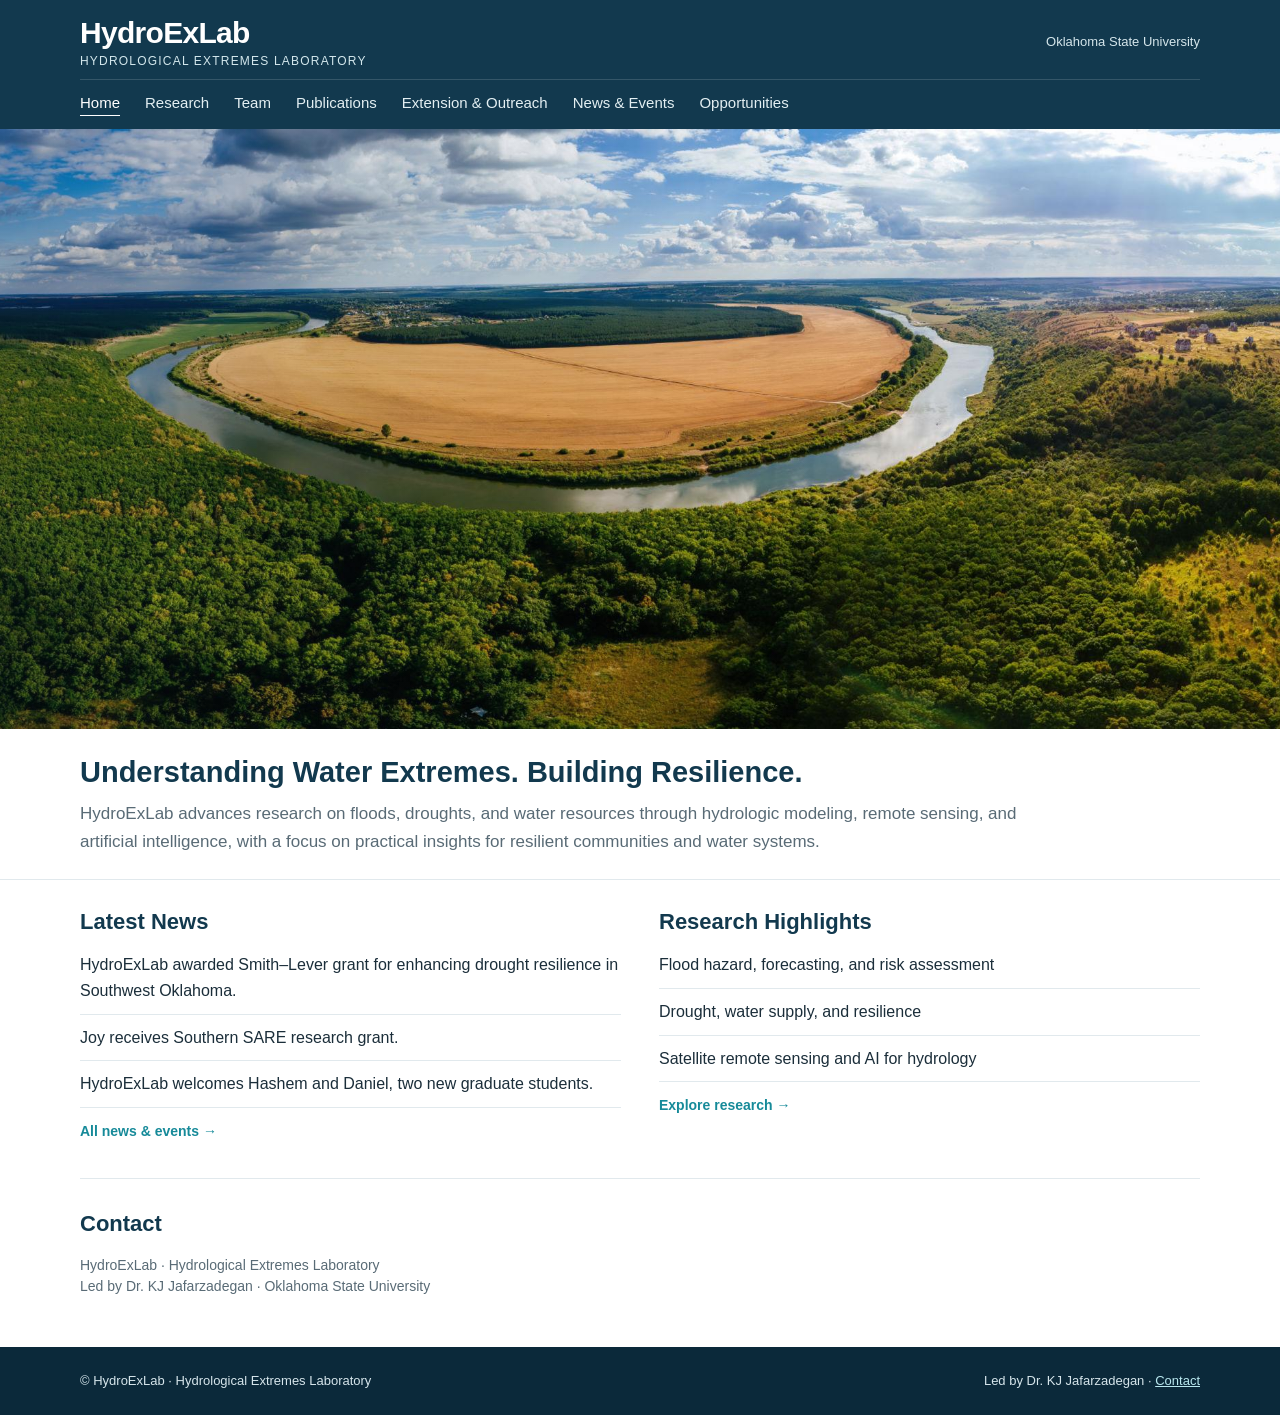
<file: index.html>
<!doctype html><html lang="en"><head><meta charset="utf-8"><meta name="viewport" content="width=device-width, initial-scale=1"><meta name="description" content="HydroExLab — Hydrological Extremes Laboratory: research on floods, droughts, water resources, and resilience."><title>Home | HydroExLab</title><link rel="stylesheet" href="assets/style.css"></head><body><header class="header"><div class="container"><div class="head-top"><a class="brand" href="index.html">HydroExLab<small>Hydrological Extremes Laboratory</small></a><span class="affiliation">Oklahoma State University</span><button class="menu-button" aria-controls="main-nav" aria-expanded="false">Menu ☰</button></div><nav class="nav" id="main-nav" aria-label="Main navigation"><a href="index.html" class="active" aria-current="page">Home</a><a href="research.html" class="" >Research</a><a href="team.html" class="" >Team</a><a href="publications.html" class="" >Publications</a><a href="extension-outreach.html" class="" >Extension &amp; Outreach</a><a href="news-events.html" class="" >News &amp; Events</a><a href="opportunities.html" class="" >Opportunities</a></nav></div></header><main><div class="hero"><img src="assets/hydroexlab-home-banner.jpg" alt="HydroExLab research on flooding, drought, and hydrological modeling" style="display:block;width:100%;height:100%;object-fit:cover;object-position:center 65%;"></div><section class="intro"><div class="container"><h1>Understanding Water Extremes. Building Resilience.</h1><p>HydroExLab advances research on floods, droughts, and water resources through hydrologic modeling, remote sensing, and artificial intelligence, with a focus on practical insights for resilient communities and water systems.</p></div></section><section class="container home-grid"><div><h2>Latest News</h2><ul class="mini-list"><li>HydroExLab awarded Smith–Lever grant for enhancing drought resilience in Southwest Oklahoma.</li><li>Joy receives Southern SARE research grant.</li><li>HydroExLab welcomes Hashem and Daniel, two new graduate students.</li></ul><a class="more" href="news-events.html">All news & events →</a></div><div><h2>Research Highlights</h2><ul class="mini-list"><li>Flood hazard, forecasting, and risk assessment</li><li>Drought, water supply, and resilience</li><li>Satellite remote sensing and AI for hydrology</li></ul><a class="more" href="research.html">Explore research →</a></div></section><section id="contact" class="container" style="padding:8px 0 35px;border-top:1px solid #e1e9ed"><h2 style="margin-top:20px">Contact</h2><p style="color:#596b76;font-size:14px">HydroExLab · Hydrological Extremes Laboratory<br>Led by Dr. KJ Jafarzadegan · Oklahoma State University</p></section></main><footer class="footer"><div class="container footer-inner"><span>© HydroExLab · Hydrological Extremes Laboratory</span><span>Led by Dr. KJ Jafarzadegan · <a href="index.html#contact">Contact</a></span></div></footer><script src="assets/site.js"></script></body></html>
</file>
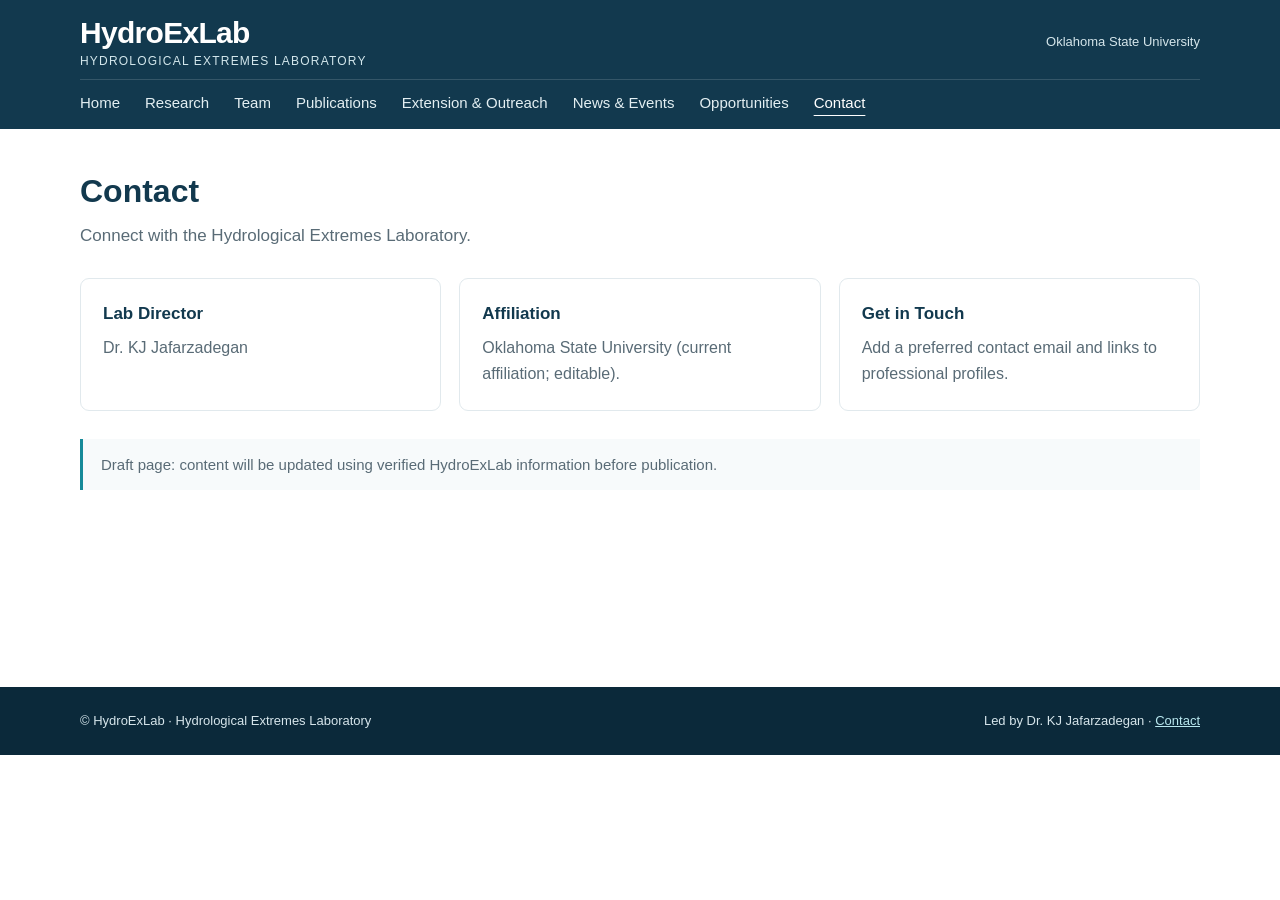
<file: contact.html>
<!doctype html><html lang="en"><head><meta charset="utf-8"><meta name="viewport" content="width=device-width, initial-scale=1"><meta name="description" content="HydroExLab — Hydrological Extremes Laboratory: research on floods, droughts, water resources, and resilience."><title>Contact | HydroExLab</title><link rel="stylesheet" href="assets/style.css"></head><body><header class="header"><div class="container"><div class="head-top"><a class="brand" href="index.html">HydroExLab<small>Hydrological Extremes Laboratory</small></a><span class="affiliation">Oklahoma State University</span><button class="menu-button" aria-controls="main-nav" aria-expanded="false">Menu ☰</button></div><nav class="nav" id="main-nav" aria-label="Main navigation"><a href="index.html" class="" >Home</a><a href="research.html" class="" >Research</a><a href="team.html" class="" >Team</a><a href="publications.html" class="" >Publications</a><a href="extension-outreach.html" class="" >Extension &amp; Outreach</a><a href="news-events.html" class="" >News &amp; Events</a><a href="opportunities.html" class="" >Opportunities</a><a href="contact.html" class="active" aria-current="page">Contact</a></nav></div></header><main class="container page"><h1>Contact</h1><p class="lead">Connect with the Hydrological Extremes Laboratory.</p><div class="cards"><article class="card"><h3>Lab Director</h3><p>Dr. KJ Jafarzadegan</p></article><article class="card"><h3>Affiliation</h3><p>Oklahoma State University (current affiliation; editable).</p></article><article class="card"><h3>Get in Touch</h3><p>Add a preferred contact email and links to professional profiles.</p></article></div><div class="note">Draft page: content will be updated using verified HydroExLab information before publication.</div></main><footer class="footer"><div class="container footer-inner"><span>© HydroExLab · Hydrological Extremes Laboratory</span><span>Led by Dr. KJ Jafarzadegan · <a href="index.html#contact">Contact</a></span></div></footer><script src="assets/site.js"></script></body></html>
</file>
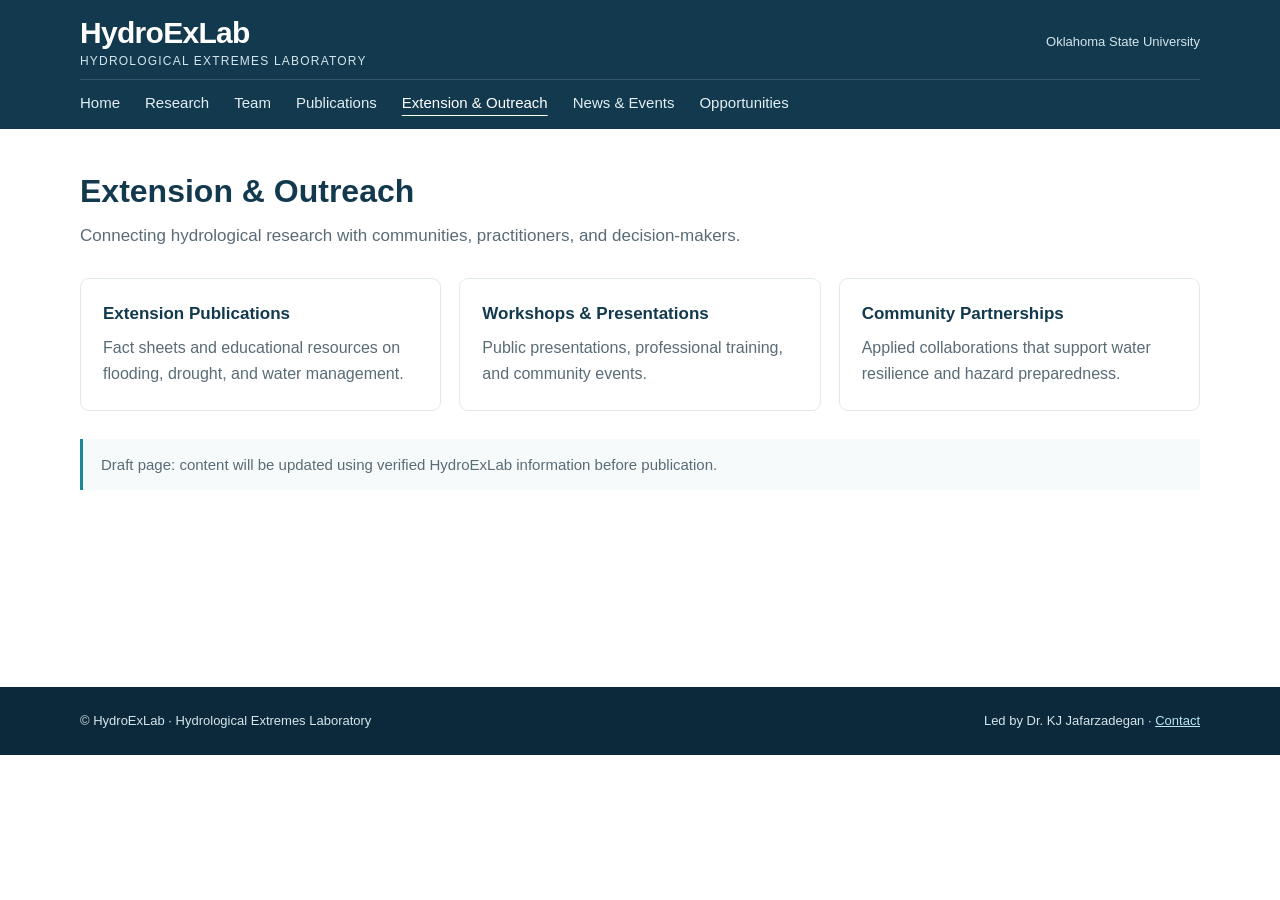
<file: extension-outreach.html>
<!doctype html><html lang="en"><head><meta charset="utf-8"><meta name="viewport" content="width=device-width, initial-scale=1"><meta name="description" content="HydroExLab — Hydrological Extremes Laboratory: research on floods, droughts, water resources, and resilience."><title>Extension &amp; Outreach | HydroExLab</title><link rel="stylesheet" href="assets/style.css"></head><body><header class="header"><div class="container"><div class="head-top"><a class="brand" href="index.html">HydroExLab<small>Hydrological Extremes Laboratory</small></a><span class="affiliation">Oklahoma State University</span><button class="menu-button" aria-controls="main-nav" aria-expanded="false">Menu ☰</button></div><nav class="nav" id="main-nav" aria-label="Main navigation"><a href="index.html" class="" >Home</a><a href="research.html" class="" >Research</a><a href="team.html" class="" >Team</a><a href="publications.html" class="" >Publications</a><a href="extension-outreach.html" class="active" aria-current="page">Extension &amp; Outreach</a><a href="news-events.html" class="" >News &amp; Events</a><a href="opportunities.html" class="" >Opportunities</a></nav></div></header><main class="container page"><h1>Extension &amp; Outreach</h1><p class="lead">Connecting hydrological research with communities, practitioners, and decision-makers.</p><div class="cards"><article class="card"><h3>Extension Publications</h3><p>Fact sheets and educational resources on flooding, drought, and water management.</p></article><article class="card"><h3>Workshops &amp; Presentations</h3><p>Public presentations, professional training, and community events.</p></article><article class="card"><h3>Community Partnerships</h3><p>Applied collaborations that support water resilience and hazard preparedness.</p></article></div><div class="note">Draft page: content will be updated using verified HydroExLab information before publication.</div></main><footer class="footer"><div class="container footer-inner"><span>© HydroExLab · Hydrological Extremes Laboratory</span><span>Led by Dr. KJ Jafarzadegan · <a href="index.html#contact">Contact</a></span></div></footer><script src="assets/site.js"></script></body></html>
</file>
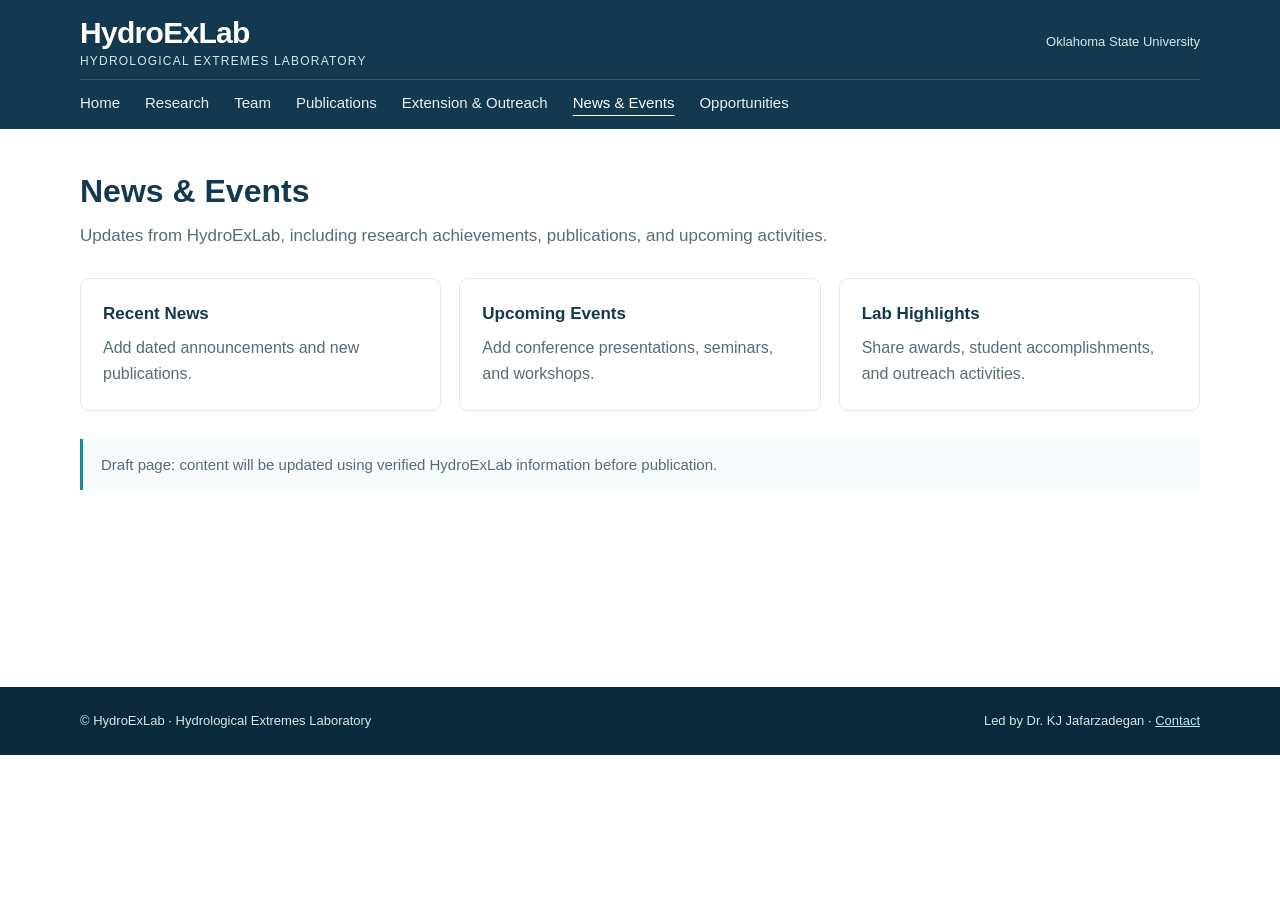
<file: news-events.html>
<!doctype html><html lang="en"><head><meta charset="utf-8"><meta name="viewport" content="width=device-width, initial-scale=1"><meta name="description" content="HydroExLab — Hydrological Extremes Laboratory: research on floods, droughts, water resources, and resilience."><title>News &amp; Events | HydroExLab</title><link rel="stylesheet" href="assets/style.css"></head><body><header class="header"><div class="container"><div class="head-top"><a class="brand" href="index.html">HydroExLab<small>Hydrological Extremes Laboratory</small></a><span class="affiliation">Oklahoma State University</span><button class="menu-button" aria-controls="main-nav" aria-expanded="false">Menu ☰</button></div><nav class="nav" id="main-nav" aria-label="Main navigation"><a href="index.html" class="" >Home</a><a href="research.html" class="" >Research</a><a href="team.html" class="" >Team</a><a href="publications.html" class="" >Publications</a><a href="extension-outreach.html" class="" >Extension &amp; Outreach</a><a href="news-events.html" class="active" aria-current="page">News &amp; Events</a><a href="opportunities.html" class="" >Opportunities</a></nav></div></header><main class="container page"><h1>News &amp; Events</h1><p class="lead">Updates from HydroExLab, including research achievements, publications, and upcoming activities.</p><div class="cards"><article class="card"><h3>Recent News</h3><p>Add dated announcements and new publications.</p></article><article class="card"><h3>Upcoming Events</h3><p>Add conference presentations, seminars, and workshops.</p></article><article class="card"><h3>Lab Highlights</h3><p>Share awards, student accomplishments, and outreach activities.</p></article></div><div class="note">Draft page: content will be updated using verified HydroExLab information before publication.</div></main><footer class="footer"><div class="container footer-inner"><span>© HydroExLab · Hydrological Extremes Laboratory</span><span>Led by Dr. KJ Jafarzadegan · <a href="index.html#contact">Contact</a></span></div></footer><script src="assets/site.js"></script></body></html>
</file>
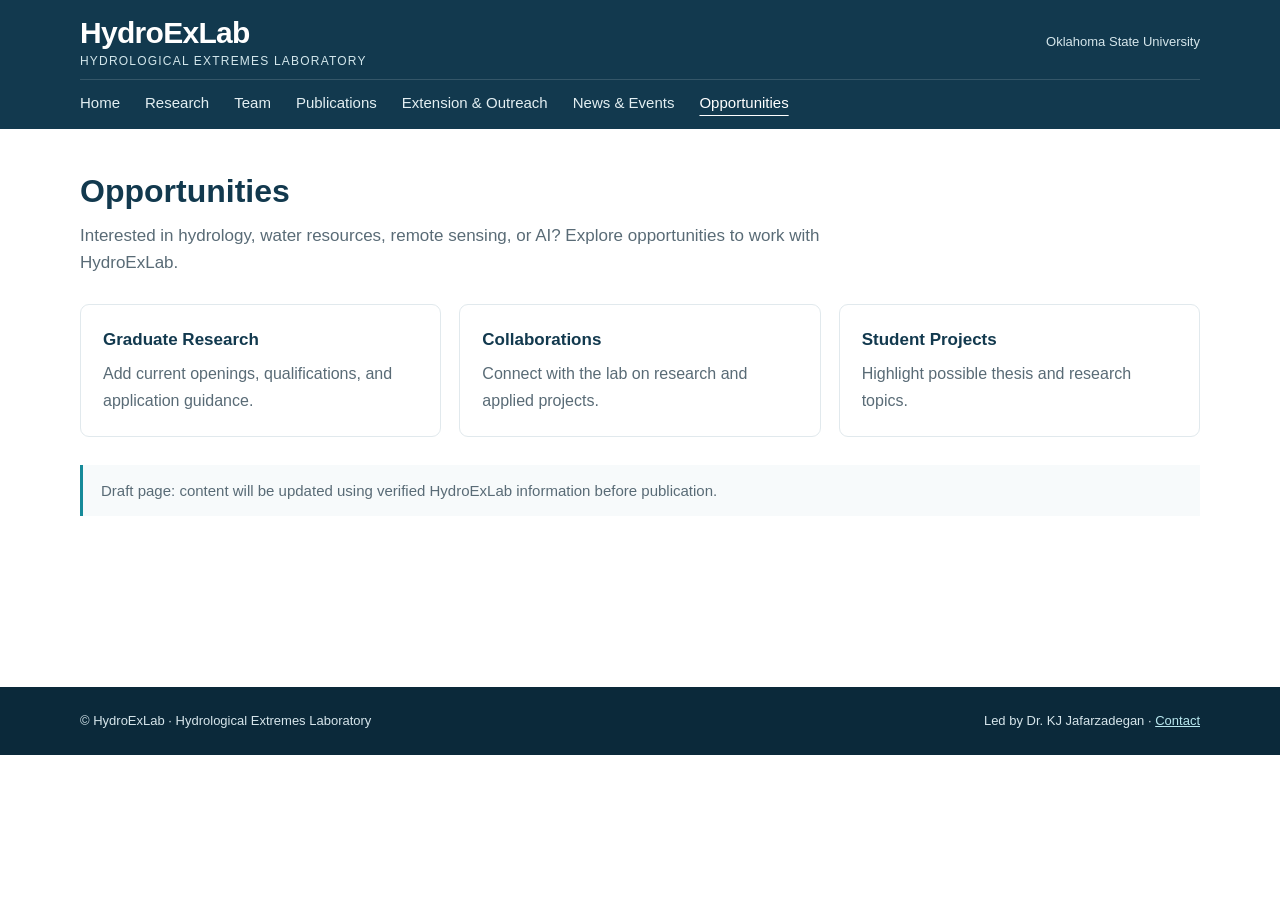
<file: opportunities.html>
<!doctype html><html lang="en"><head><meta charset="utf-8"><meta name="viewport" content="width=device-width, initial-scale=1"><meta name="description" content="HydroExLab — Hydrological Extremes Laboratory: research on floods, droughts, water resources, and resilience."><title>Opportunities | HydroExLab</title><link rel="stylesheet" href="assets/style.css"></head><body><header class="header"><div class="container"><div class="head-top"><a class="brand" href="index.html">HydroExLab<small>Hydrological Extremes Laboratory</small></a><span class="affiliation">Oklahoma State University</span><button class="menu-button" aria-controls="main-nav" aria-expanded="false">Menu ☰</button></div><nav class="nav" id="main-nav" aria-label="Main navigation"><a href="index.html" class="" >Home</a><a href="research.html" class="" >Research</a><a href="team.html" class="" >Team</a><a href="publications.html" class="" >Publications</a><a href="extension-outreach.html" class="" >Extension &amp; Outreach</a><a href="news-events.html" class="" >News &amp; Events</a><a href="opportunities.html" class="active" aria-current="page">Opportunities</a></nav></div></header><main class="container page"><h1>Opportunities</h1><p class="lead">Interested in hydrology, water resources, remote sensing, or AI? Explore opportunities to work with HydroExLab.</p><div class="cards"><article class="card"><h3>Graduate Research</h3><p>Add current openings, qualifications, and application guidance.</p></article><article class="card"><h3>Collaborations</h3><p>Connect with the lab on research and applied projects.</p></article><article class="card"><h3>Student Projects</h3><p>Highlight possible thesis and research topics.</p></article></div><div class="note">Draft page: content will be updated using verified HydroExLab information before publication.</div></main><footer class="footer"><div class="container footer-inner"><span>© HydroExLab · Hydrological Extremes Laboratory</span><span>Led by Dr. KJ Jafarzadegan · <a href="index.html#contact">Contact</a></span></div></footer><script src="assets/site.js"></script></body></html>
</file>
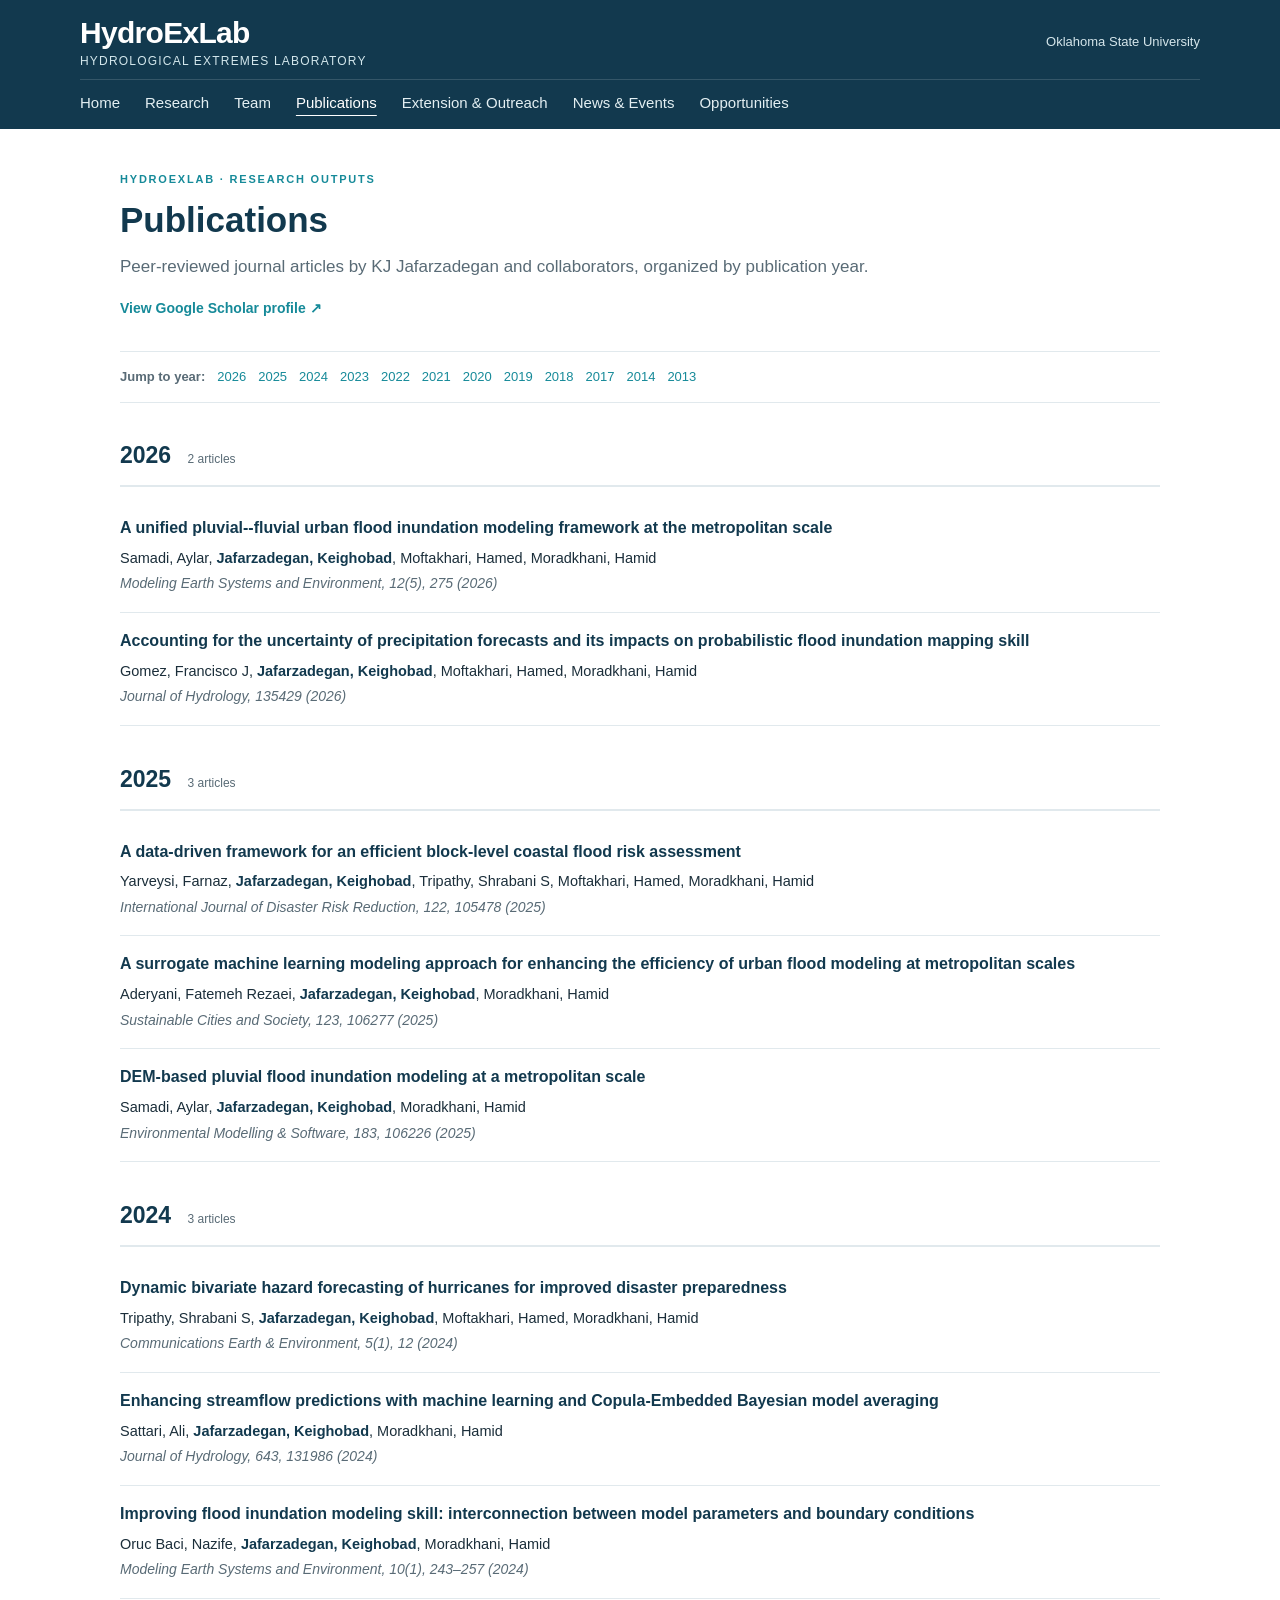
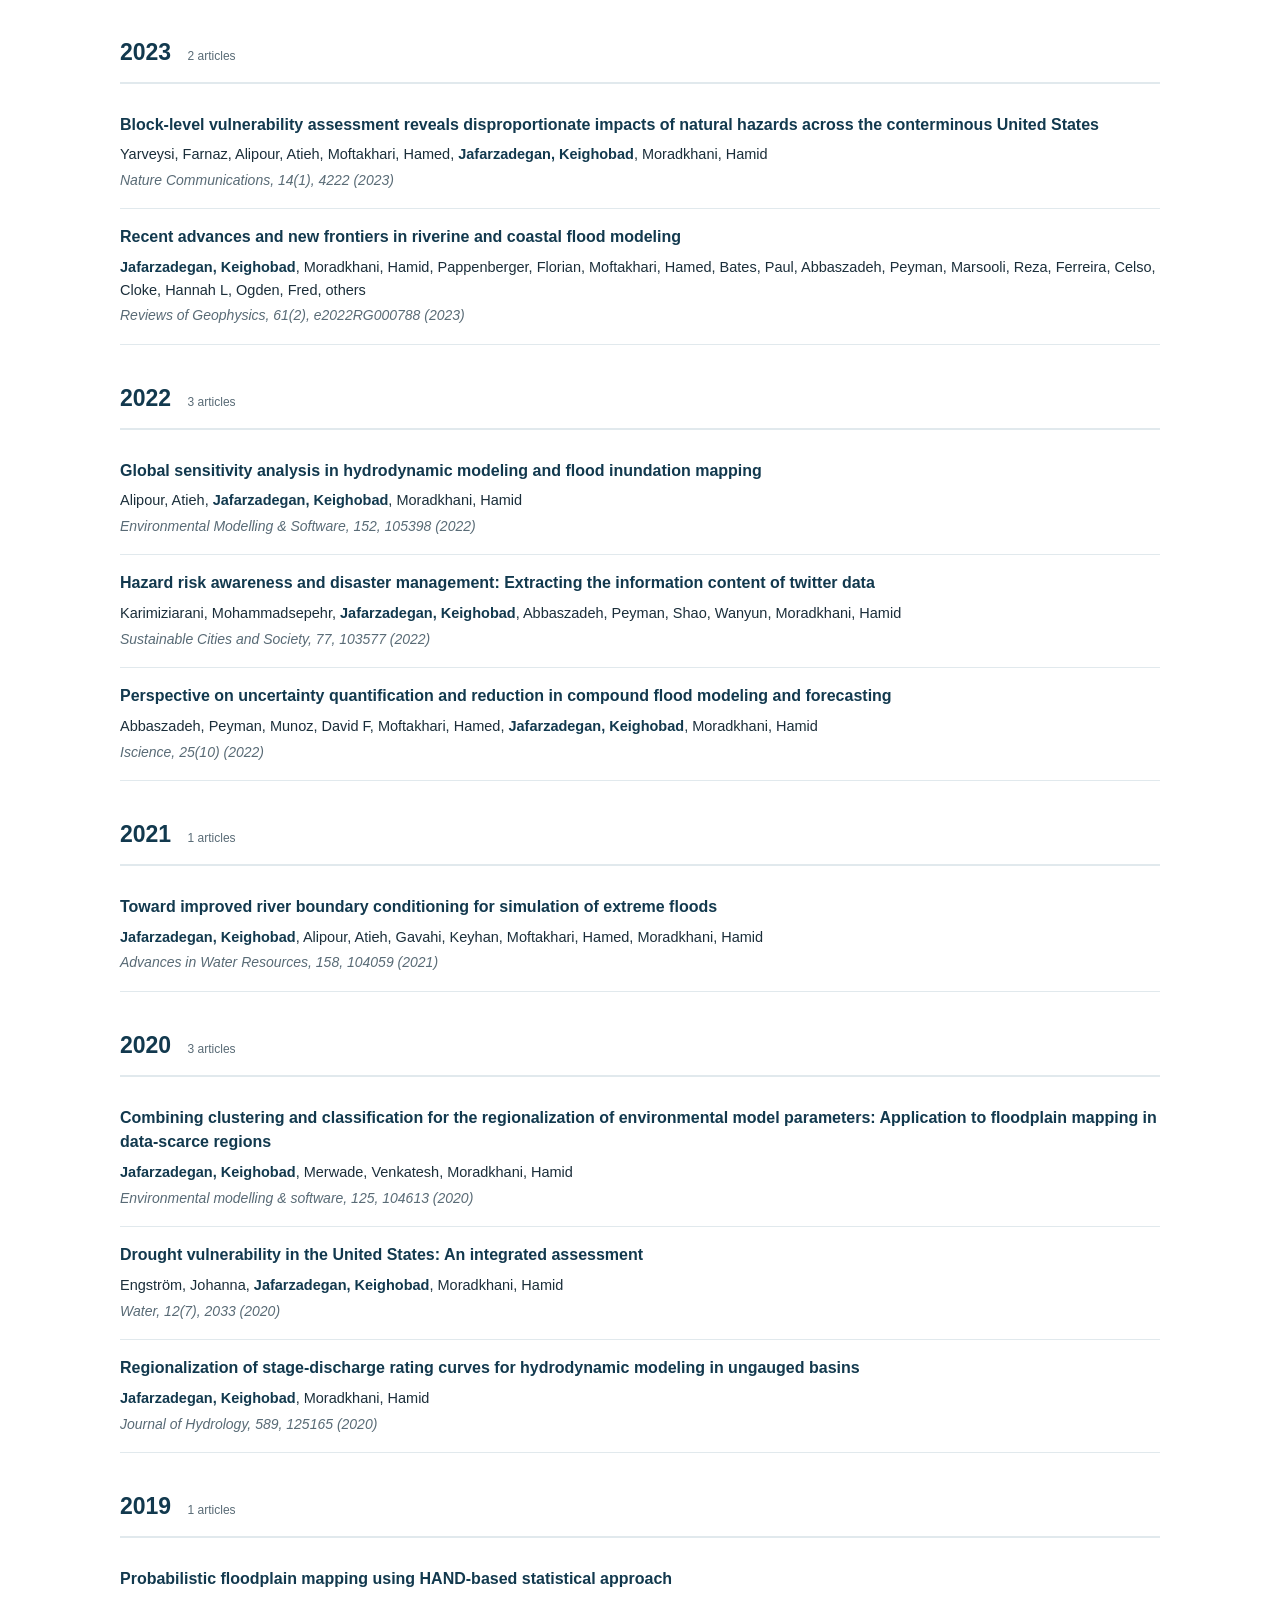
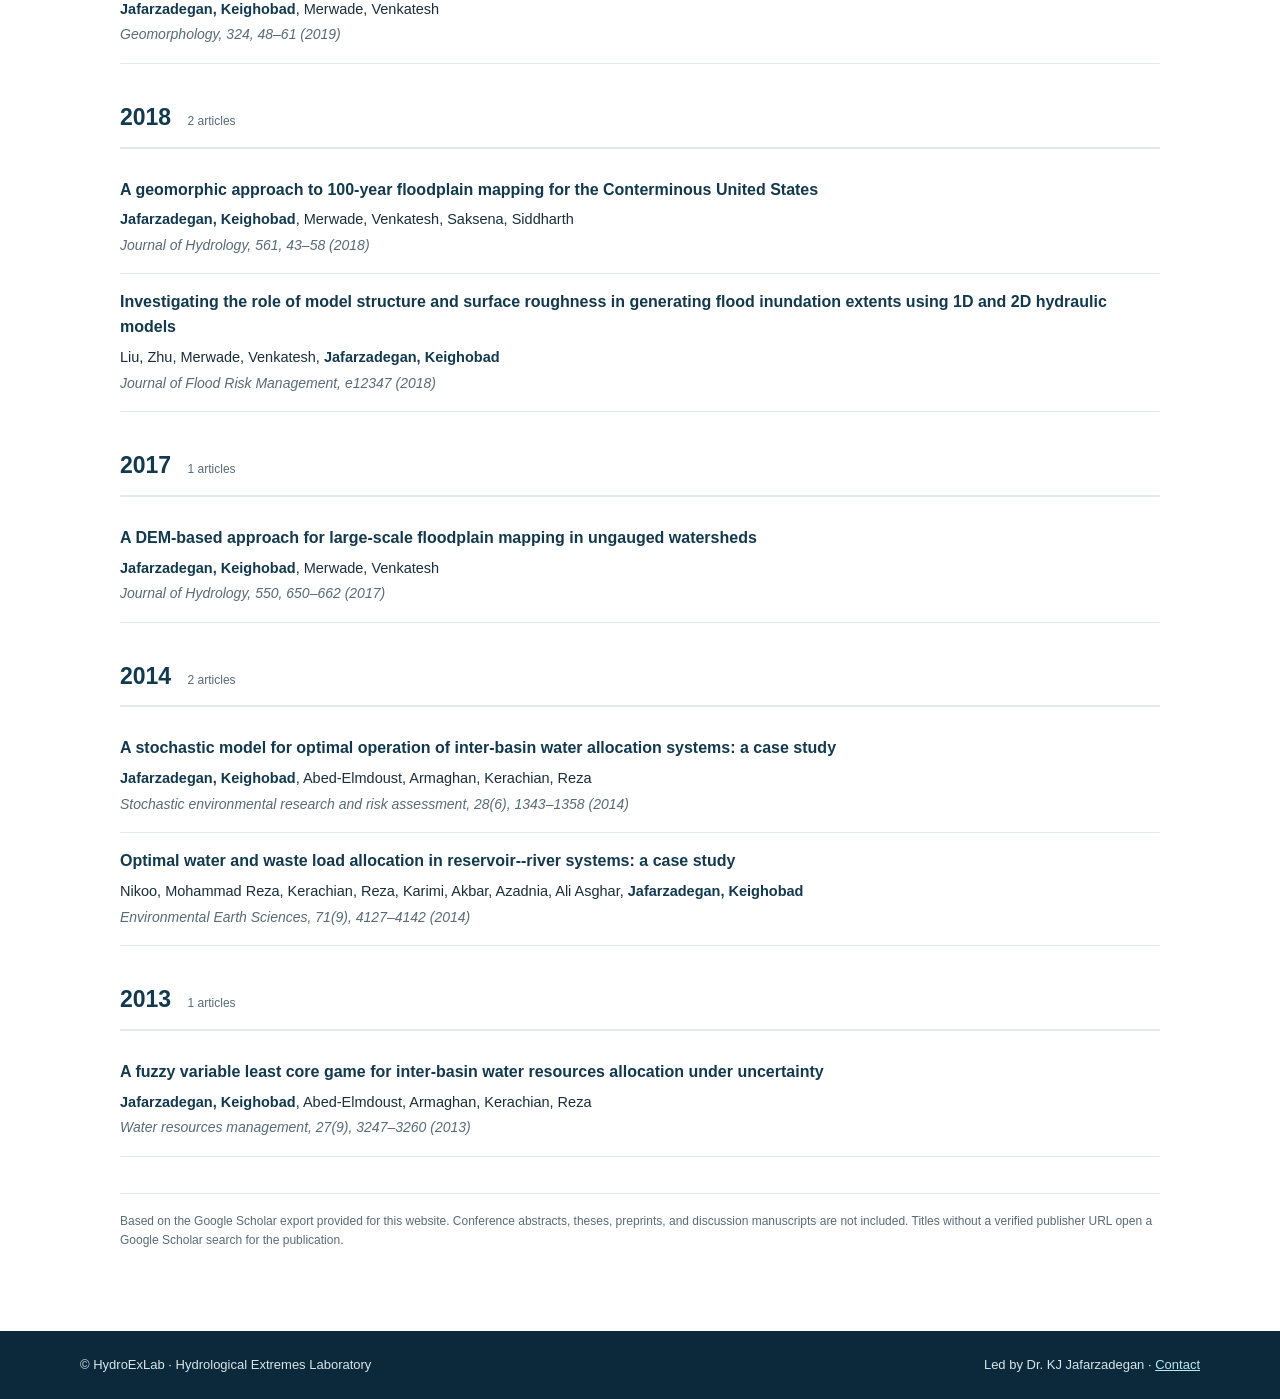
<file: publications.html>
<!doctype html><html lang="en"><head><meta charset="utf-8"><meta name="viewport" content="width=device-width, initial-scale=1"><meta name="description" content="HydroExLab — Hydrological Extremes Laboratory: research on floods, droughts, water resources, and resilience."><title>Publications | HydroExLab</title><link rel="stylesheet" href="assets/style.css"></head><body><header class="header"><div class="container"><div class="head-top"><a class="brand" href="index.html">HydroExLab<small>Hydrological Extremes Laboratory</small></a><span class="affiliation">Oklahoma State University</span><button class="menu-button" aria-controls="main-nav" aria-expanded="false">Menu ☰</button></div><nav class="nav" id="main-nav" aria-label="Main navigation"><a href="index.html" class="" >Home</a><a href="research.html" class="" >Research</a><a href="team.html" class="" >Team</a><a href="publications.html" class="active" aria-current="page">Publications</a><a href="extension-outreach.html" class="" >Extension &amp; Outreach</a><a href="news-events.html" class="" >News &amp; Events</a><a href="opportunities.html" class="" >Opportunities</a></nav></div></header><main class="container page publications-page"><div class="research-heading"><div class="eyebrow">HYDROEXLAB · RESEARCH OUTPUTS</div><h1>Publications</h1><p class="lead">Peer-reviewed journal articles by KJ Jafarzadegan and collaborators, organized by publication year.</p><p class="pub-profile"><a href="https://scholar.google.com/citations?user=fOQn82MAAAAJ&amp;hl=en" target="_blank" rel="noopener noreferrer">View Google Scholar profile ↗</a></p></div><div class="pub-jump"><span>Jump to year:</span> <a href="#pub-2026">2026</a> <a href="#pub-2025">2025</a> <a href="#pub-2024">2024</a> <a href="#pub-2023">2023</a> <a href="#pub-2022">2022</a> <a href="#pub-2021">2021</a> <a href="#pub-2020">2020</a> <a href="#pub-2019">2019</a> <a href="#pub-2018">2018</a> <a href="#pub-2017">2017</a> <a href="#pub-2014">2014</a> <a href="#pub-2013">2013</a></div><section class="pub-year" id="pub-2026"><h2>2026 <span>2 articles</span></h2><ol class="pub-list"><li class="pub-item"><a class="pub-title" href="https://scholar.google.com/scholar?q=A%20unified%20pluvial--fluvial%20urban%20flood%20inundation%20modeling%20framework%20at%20the%20metropolitan%20scale" target="_blank" rel="noopener noreferrer">A unified pluvial--fluvial urban flood inundation modeling framework at the metropolitan scale</a><div class="pub-authors">Samadi, Aylar, <strong>Jafarzadegan, Keighobad</strong>, Moftakhari, Hamed, Moradkhani, Hamid</div><div class="pub-venue"><em>Modeling Earth Systems and Environment, 12(5), 275 (2026)</em></div></li><li class="pub-item"><a class="pub-title" href="https://scholar.google.com/scholar?q=Accounting%20for%20the%20uncertainty%20of%20precipitation%20forecasts%20and%20its%20impacts%20on%20probabilistic%20flood%20inundation%20mapping%20skill" target="_blank" rel="noopener noreferrer">Accounting for the uncertainty of precipitation forecasts and its impacts on probabilistic flood inundation mapping skill</a><div class="pub-authors">Gomez, Francisco J, <strong>Jafarzadegan, Keighobad</strong>, Moftakhari, Hamed, Moradkhani, Hamid</div><div class="pub-venue"><em>Journal of Hydrology, 135429 (2026)</em></div></li></ol></section><section class="pub-year" id="pub-2025"><h2>2025 <span>3 articles</span></h2><ol class="pub-list"><li class="pub-item"><a class="pub-title" href="https://scholar.google.com/scholar?q=A%20data-driven%20framework%20for%20an%20efficient%20block-level%20coastal%20flood%20risk%20assessment" target="_blank" rel="noopener noreferrer">A data-driven framework for an efficient block-level coastal flood risk assessment</a><div class="pub-authors">Yarveysi, Farnaz, <strong>Jafarzadegan, Keighobad</strong>, Tripathy, Shrabani S, Moftakhari, Hamed, Moradkhani, Hamid</div><div class="pub-venue"><em>International Journal of Disaster Risk Reduction, 122, 105478 (2025)</em></div></li><li class="pub-item"><a class="pub-title" href="https://www.sciencedirect.com/science/article/pii/S2210670725001544" target="_blank" rel="noopener noreferrer">A surrogate machine learning modeling approach for enhancing the efficiency of urban flood modeling at metropolitan scales</a><div class="pub-authors">Aderyani, Fatemeh Rezaei, <strong>Jafarzadegan, Keighobad</strong>, Moradkhani, Hamid</div><div class="pub-venue"><em>Sustainable Cities and Society, 123, 106277 (2025)</em></div></li><li class="pub-item"><a class="pub-title" href="https://scholar.google.com/scholar?q=DEM-based%20pluvial%20flood%20inundation%20modeling%20at%20a%20metropolitan%20scale" target="_blank" rel="noopener noreferrer">DEM-based pluvial flood inundation modeling at a metropolitan scale</a><div class="pub-authors">Samadi, Aylar, <strong>Jafarzadegan, Keighobad</strong>, Moradkhani, Hamid</div><div class="pub-venue"><em>Environmental Modelling &amp; Software, 183, 106226 (2025)</em></div></li></ol></section><section class="pub-year" id="pub-2024"><h2>2024 <span>3 articles</span></h2><ol class="pub-list"><li class="pub-item"><a class="pub-title" href="https://scholar.google.com/scholar?q=Dynamic%20bivariate%20hazard%20forecasting%20of%20hurricanes%20for%20improved%20disaster%20preparedness" target="_blank" rel="noopener noreferrer">Dynamic bivariate hazard forecasting of hurricanes for improved disaster preparedness</a><div class="pub-authors">Tripathy, Shrabani S, <strong>Jafarzadegan, Keighobad</strong>, Moftakhari, Hamed, Moradkhani, Hamid</div><div class="pub-venue"><em>Communications Earth &amp; Environment, 5(1), 12 (2024)</em></div></li><li class="pub-item"><a class="pub-title" href="https://scholar.google.com/scholar?q=Enhancing%20streamflow%20predictions%20with%20machine%20learning%20and%20Copula-Embedded%20Bayesian%20model%20averaging" target="_blank" rel="noopener noreferrer">Enhancing streamflow predictions with machine learning and Copula-Embedded Bayesian model averaging</a><div class="pub-authors">Sattari, Ali, <strong>Jafarzadegan, Keighobad</strong>, Moradkhani, Hamid</div><div class="pub-venue"><em>Journal of Hydrology, 643, 131986 (2024)</em></div></li><li class="pub-item"><a class="pub-title" href="https://scholar.google.com/scholar?q=Improving%20flood%20inundation%20modeling%20skill%3A%20interconnection%20between%20model%20parameters%20and%20boundary%20conditions" target="_blank" rel="noopener noreferrer">Improving flood inundation modeling skill: interconnection between model parameters and boundary conditions</a><div class="pub-authors">Oruc Baci, Nazife, <strong>Jafarzadegan, Keighobad</strong>, Moradkhani, Hamid</div><div class="pub-venue"><em>Modeling Earth Systems and Environment, 10(1), 243–257 (2024)</em></div></li></ol></section><section class="pub-year" id="pub-2023"><h2>2023 <span>2 articles</span></h2><ol class="pub-list"><li class="pub-item"><a class="pub-title" href="https://scholar.google.com/scholar?q=Block-level%20vulnerability%20assessment%20reveals%20disproportionate%20impacts%20of%20natural%20hazards%20across%20the%20conterminous%20United%20States" target="_blank" rel="noopener noreferrer">Block-level vulnerability assessment reveals disproportionate impacts of natural hazards across the conterminous United States</a><div class="pub-authors">Yarveysi, Farnaz, Alipour, Atieh, Moftakhari, Hamed, <strong>Jafarzadegan, Keighobad</strong>, Moradkhani, Hamid</div><div class="pub-venue"><em>Nature Communications, 14(1), 4222 (2023)</em></div></li><li class="pub-item"><a class="pub-title" href="https://scholar.google.com/scholar?q=Recent%20advances%20and%20new%20frontiers%20in%20riverine%20and%20coastal%20flood%20modeling" target="_blank" rel="noopener noreferrer">Recent advances and new frontiers in riverine and coastal flood modeling</a><div class="pub-authors"><strong>Jafarzadegan, Keighobad</strong>, Moradkhani, Hamid, Pappenberger, Florian, Moftakhari, Hamed, Bates, Paul, Abbaszadeh, Peyman, Marsooli, Reza, Ferreira, Celso, Cloke, Hannah L, Ogden, Fred, others</div><div class="pub-venue"><em>Reviews of Geophysics, 61(2), e2022RG000788 (2023)</em></div></li></ol></section><section class="pub-year" id="pub-2022"><h2>2022 <span>3 articles</span></h2><ol class="pub-list"><li class="pub-item"><a class="pub-title" href="https://www.sciencedirect.com/science/article/pii/S1364815222001049" target="_blank" rel="noopener noreferrer">Global sensitivity analysis in hydrodynamic modeling and flood inundation mapping</a><div class="pub-authors">Alipour, Atieh, <strong>Jafarzadegan, Keighobad</strong>, Moradkhani, Hamid</div><div class="pub-venue"><em>Environmental Modelling &amp; Software, 152, 105398 (2022)</em></div></li><li class="pub-item"><a class="pub-title" href="https://scholar.google.com/scholar?q=Hazard%20risk%20awareness%20and%20disaster%20management%3A%20Extracting%20the%20information%20content%20of%20twitter%20data" target="_blank" rel="noopener noreferrer">Hazard risk awareness and disaster management: Extracting the information content of twitter data</a><div class="pub-authors">Karimiziarani, Mohammadsepehr, <strong>Jafarzadegan, Keighobad</strong>, Abbaszadeh, Peyman, Shao, Wanyun, Moradkhani, Hamid</div><div class="pub-venue"><em>Sustainable Cities and Society, 77, 103577 (2022)</em></div></li><li class="pub-item"><a class="pub-title" href="https://scholar.google.com/scholar?q=Perspective%20on%20uncertainty%20quantification%20and%20reduction%20in%20compound%20flood%20modeling%20and%20forecasting" target="_blank" rel="noopener noreferrer">Perspective on uncertainty quantification and reduction in compound flood modeling and forecasting</a><div class="pub-authors">Abbaszadeh, Peyman, Munoz, David F, Moftakhari, Hamed, <strong>Jafarzadegan, Keighobad</strong>, Moradkhani, Hamid</div><div class="pub-venue"><em>Iscience, 25(10) (2022)</em></div></li></ol></section><section class="pub-year" id="pub-2021"><h2>2021 <span>1 articles</span></h2><ol class="pub-list"><li class="pub-item"><a class="pub-title" href="https://scholar.google.com/scholar?q=Toward%20improved%20river%20boundary%20conditioning%20for%20simulation%20of%20extreme%20floods" target="_blank" rel="noopener noreferrer">Toward improved river boundary conditioning for simulation of extreme floods</a><div class="pub-authors"><strong>Jafarzadegan, Keighobad</strong>, Alipour, Atieh, Gavahi, Keyhan, Moftakhari, Hamed, Moradkhani, Hamid</div><div class="pub-venue"><em>Advances in Water Resources, 158, 104059 (2021)</em></div></li></ol></section><section class="pub-year" id="pub-2020"><h2>2020 <span>3 articles</span></h2><ol class="pub-list"><li class="pub-item"><a class="pub-title" href="https://scholar.google.com/scholar?q=Combining%20clustering%20and%20classification%20for%20the%20regionalization%20of%20environmental%20model%20parameters%3A%20Application%20to%20floodplain%20mapping%20in%20data-scarce%20regions" target="_blank" rel="noopener noreferrer">Combining clustering and classification for the regionalization of environmental model parameters: Application to floodplain mapping in data-scarce regions</a><div class="pub-authors"><strong>Jafarzadegan, Keighobad</strong>, Merwade, Venkatesh, Moradkhani, Hamid</div><div class="pub-venue"><em>Environmental modelling &amp; software, 125, 104613 (2020)</em></div></li><li class="pub-item"><a class="pub-title" href="https://scholar.google.com/scholar?q=Drought%20vulnerability%20in%20the%20United%20States%3A%20An%20integrated%20assessment" target="_blank" rel="noopener noreferrer">Drought vulnerability in the United States: An integrated assessment</a><div class="pub-authors">Engström, Johanna, <strong>Jafarzadegan, Keighobad</strong>, Moradkhani, Hamid</div><div class="pub-venue"><em>Water, 12(7), 2033 (2020)</em></div></li><li class="pub-item"><a class="pub-title" href="https://scholar.google.com/scholar?q=Regionalization%20of%20stage-discharge%20rating%20curves%20for%20hydrodynamic%20modeling%20in%20ungauged%20basins" target="_blank" rel="noopener noreferrer">Regionalization of stage-discharge rating curves for hydrodynamic modeling in ungauged basins</a><div class="pub-authors"><strong>Jafarzadegan, Keighobad</strong>, Moradkhani, Hamid</div><div class="pub-venue"><em>Journal of Hydrology, 589, 125165 (2020)</em></div></li></ol></section><section class="pub-year" id="pub-2019"><h2>2019 <span>1 articles</span></h2><ol class="pub-list"><li class="pub-item"><a class="pub-title" href="https://scholar.google.com/scholar?q=Probabilistic%20floodplain%20mapping%20using%20HAND-based%20statistical%20approach" target="_blank" rel="noopener noreferrer">Probabilistic floodplain mapping using HAND-based statistical approach</a><div class="pub-authors"><strong>Jafarzadegan, Keighobad</strong>, Merwade, Venkatesh</div><div class="pub-venue"><em>Geomorphology, 324, 48–61 (2019)</em></div></li></ol></section><section class="pub-year" id="pub-2018"><h2>2018 <span>2 articles</span></h2><ol class="pub-list"><li class="pub-item"><a class="pub-title" href="https://scholar.google.com/scholar?q=A%20geomorphic%20approach%20to%20100-year%20floodplain%20mapping%20for%20the%20Conterminous%20United%20States" target="_blank" rel="noopener noreferrer">A geomorphic approach to 100-year floodplain mapping for the Conterminous United States</a><div class="pub-authors"><strong>Jafarzadegan, Keighobad</strong>, Merwade, Venkatesh, Saksena, Siddharth</div><div class="pub-venue"><em>Journal of Hydrology, 561, 43–58 (2018)</em></div></li><li class="pub-item"><a class="pub-title" href="https://scholar.google.com/scholar?q=Investigating%20the%20role%20of%20model%20structure%20and%20surface%20roughness%20in%20generating%20flood%20inundation%20extents%20using%201D%20and%202D%20hydraulic%20models" target="_blank" rel="noopener noreferrer">Investigating the role of model structure and surface roughness in generating flood inundation extents using 1D and 2D hydraulic models</a><div class="pub-authors">Liu, Zhu, Merwade, Venkatesh, <strong>Jafarzadegan, Keighobad</strong></div><div class="pub-venue"><em>Journal of Flood Risk Management, e12347 (2018)</em></div></li></ol></section><section class="pub-year" id="pub-2017"><h2>2017 <span>1 articles</span></h2><ol class="pub-list"><li class="pub-item"><a class="pub-title" href="https://scholar.google.com/scholar?q=A%20DEM-based%20approach%20for%20large-scale%20floodplain%20mapping%20in%20ungauged%20watersheds" target="_blank" rel="noopener noreferrer">A DEM-based approach for large-scale floodplain mapping in ungauged watersheds</a><div class="pub-authors"><strong>Jafarzadegan, Keighobad</strong>, Merwade, Venkatesh</div><div class="pub-venue"><em>Journal of Hydrology, 550, 650–662 (2017)</em></div></li></ol></section><section class="pub-year" id="pub-2014"><h2>2014 <span>2 articles</span></h2><ol class="pub-list"><li class="pub-item"><a class="pub-title" href="https://scholar.google.com/scholar?q=A%20stochastic%20model%20for%20optimal%20operation%20of%20inter-basin%20water%20allocation%20systems%3A%20a%20case%20study" target="_blank" rel="noopener noreferrer">A stochastic model for optimal operation of inter-basin water allocation systems: a case study</a><div class="pub-authors"><strong>Jafarzadegan, Keighobad</strong>, Abed-Elmdoust, Armaghan, Kerachian, Reza</div><div class="pub-venue"><em>Stochastic environmental research and risk assessment, 28(6), 1343–1358 (2014)</em></div></li><li class="pub-item"><a class="pub-title" href="https://scholar.google.com/scholar?q=Optimal%20water%20and%20waste%20load%20allocation%20in%20reservoir--river%20systems%3A%20a%20case%20study" target="_blank" rel="noopener noreferrer">Optimal water and waste load allocation in reservoir--river systems: a case study</a><div class="pub-authors">Nikoo, Mohammad Reza, Kerachian, Reza, Karimi, Akbar, Azadnia, Ali Asghar, <strong>Jafarzadegan, Keighobad</strong></div><div class="pub-venue"><em>Environmental Earth Sciences, 71(9), 4127–4142 (2014)</em></div></li></ol></section><section class="pub-year" id="pub-2013"><h2>2013 <span>1 articles</span></h2><ol class="pub-list"><li class="pub-item"><a class="pub-title" href="https://scholar.google.com/scholar?q=A%20fuzzy%20variable%20least%20core%20game%20for%20inter-basin%20water%20resources%20allocation%20under%20uncertainty" target="_blank" rel="noopener noreferrer">A fuzzy variable least core game for inter-basin water resources allocation under uncertainty</a><div class="pub-authors"><strong>Jafarzadegan, Keighobad</strong>, Abed-Elmdoust, Armaghan, Kerachian, Reza</div><div class="pub-venue"><em>Water resources management, 27(9), 3247–3260 (2013)</em></div></li></ol></section><p class="pub-source-note">Based on the Google Scholar export provided for this website. Conference abstracts, theses, preprints, and discussion manuscripts are not included. Titles without a verified publisher URL open a Google Scholar search for the publication.</p></main><footer class="footer"><div class="container footer-inner"><span>© HydroExLab · Hydrological Extremes Laboratory</span><span>Led by Dr. KJ Jafarzadegan · <a href="index.html#contact">Contact</a></span></div></footer><script src="assets/site.js"></script></body></html>
</file>
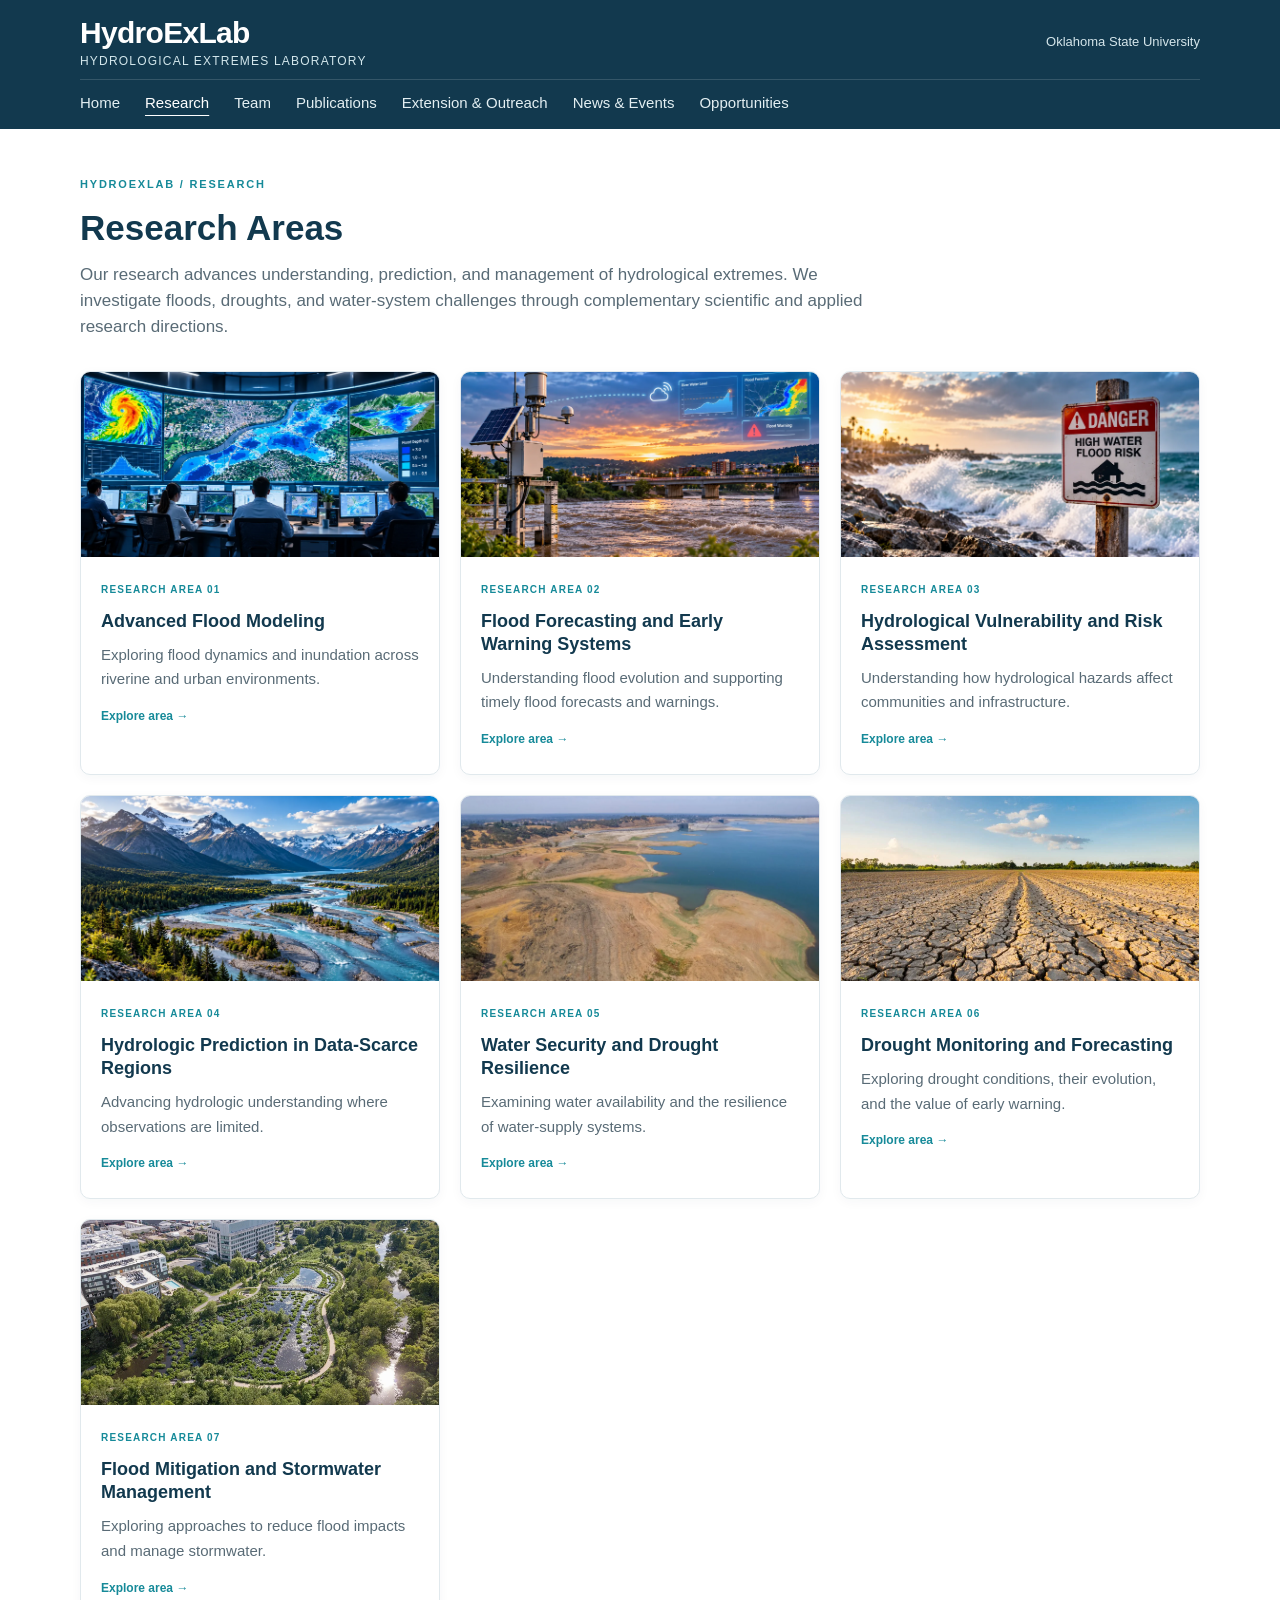
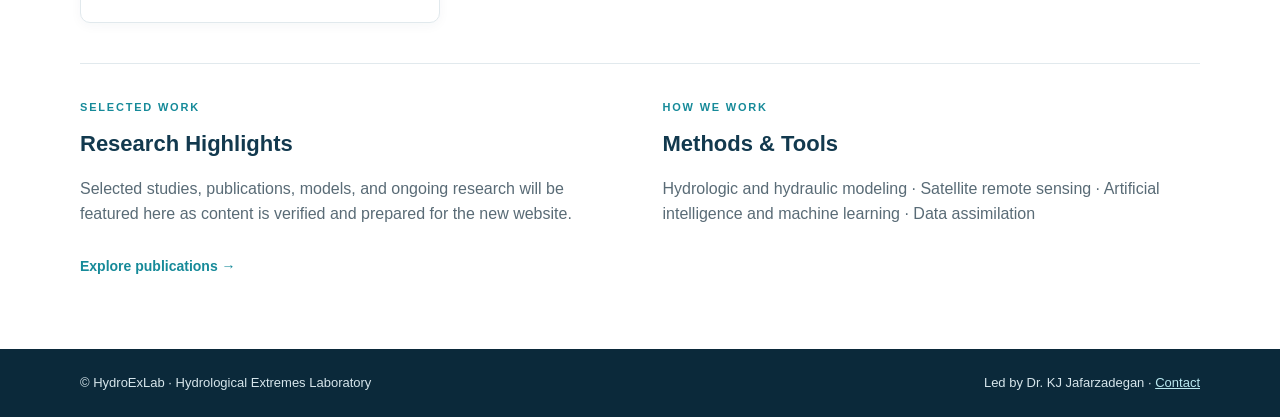
<file: research.html>
<!DOCTYPE html>
<html lang="en"><head><meta charset="utf-8"/><meta content="width=device-width, initial-scale=1" name="viewport"/><meta content="HydroExLab — Hydrological Extremes Laboratory: research on floods, droughts, water resources, and resilience." name="description"/><title>Research | HydroExLab</title><link href="assets/style.css" rel="stylesheet"/></head><body><header class="header"><div class="container"><div class="head-top"><a class="brand" href="index.html">HydroExLab<small>Hydrological Extremes Laboratory</small></a><span class="affiliation">Oklahoma State University</span><button aria-controls="main-nav" aria-expanded="false" class="menu-button">Menu ☰</button></div><nav aria-label="Main navigation" class="nav" id="main-nav"><a class="" href="index.html">Home</a><a aria-current="page" class="active" href="research.html">Research</a><a class="" href="team.html">Team</a><a class="" href="publications.html">Publications</a><a class="" href="extension-outreach.html">Extension &amp; Outreach</a><a class="" href="news-events.html">News &amp; Events</a><a class="" href="opportunities.html">Opportunities</a></nav></div></header><main class="container page research-page"><div class="research-heading"><span class="eyebrow">HYDROEXLAB / RESEARCH</span><h1>Research Areas</h1><p class="lead">Our research advances understanding, prediction, and management of hydrological extremes. We investigate floods, droughts, and water-system challenges through complementary scientific and applied research directions.</p></div><div class="research-grid"><a class="research-card research-card-link" href="research/advanced-flood-modeling.html"><img alt="Thematic illustration for Advanced Flood Modeling" loading="lazy" src="assets/research/advanced-flood-modeling.webp"/><div class="research-card-body"><span class="research-index">RESEARCH AREA 01</span><h3>Advanced Flood Modeling</h3><p>Exploring flood dynamics and inundation across riverine and urban environments.</p><span class="card-cta">Explore area →</span></div></a><a class="research-card research-card-link" href="research/flood-forecasting-early-warning.html"><img alt="Thematic illustration for Flood Forecasting and Early Warning Systems" loading="lazy" src="assets/research/flood-forecasting-early-warning.webp"/><div class="research-card-body"><span class="research-index">RESEARCH AREA 02</span><h3>Flood Forecasting and Early Warning Systems</h3><p>Understanding flood evolution and supporting timely flood forecasts and warnings.</p><span class="card-cta">Explore area →</span></div></a><a class="research-card research-card-link" href="research/hydrological-vulnerability-risk.html"><img alt="Thematic illustration for Hydrological Vulnerability and Risk Assessment" loading="lazy" src="assets/research/hydrological-vulnerability-risk.webp"/><div class="research-card-body"><span class="research-index">RESEARCH AREA 03</span><h3>Hydrological Vulnerability and Risk Assessment</h3><p>Understanding how hydrological hazards affect communities and infrastructure.</p><span class="card-cta">Explore area →</span></div></a><a class="research-card research-card-link" href="research/hydrologic-prediction-data-scarce.html"><img alt="Thematic illustration for Hydrologic Prediction in Data-Scarce Regions" loading="lazy" src="assets/research/hydrologic-prediction-data-scarce.webp"/><div class="research-card-body"><span class="research-index">RESEARCH AREA 04</span><h3>Hydrologic Prediction in Data-Scarce Regions</h3><p>Advancing hydrologic understanding where observations are limited.</p><span class="card-cta">Explore area →</span></div></a><a class="research-card research-card-link" href="research/water-security-drought-resilience.html"><img alt="Thematic illustration for Water Security and Drought Resilience" loading="lazy" src="assets/research/water-security-drought-resilience.webp"/><div class="research-card-body"><span class="research-index">RESEARCH AREA 05</span><h3>Water Security and Drought Resilience</h3><p>Examining water availability and the resilience of water-supply systems.</p><span class="card-cta">Explore area →</span></div></a><a class="research-card research-card-link" href="research/drought-monitoring-forecasting.html"><img alt="Thematic illustration for Drought Monitoring and Forecasting" loading="lazy" src="assets/research/drought-monitoring-forecasting.webp"/><div class="research-card-body"><span class="research-index">RESEARCH AREA 06</span><h3>Drought Monitoring and Forecasting</h3><p>Exploring drought conditions, their evolution, and the value of early warning.</p><span class="card-cta">Explore area →</span></div></a><a class="research-card research-card-link" href="research/flood-mitigation-stormwater.html"><img alt="Thematic illustration for Flood Mitigation and Stormwater Management" loading="lazy" src="assets/research/flood-mitigation-stormwater.webp"/><div class="research-card-body"><span class="research-index">RESEARCH AREA 07</span><h3>Flood Mitigation and Stormwater Management</h3><p>Exploring approaches to reduce flood impacts and manage stormwater.</p><span class="card-cta">Explore area →</span></div></a></div><section class="research-bottom"><div><span class="eyebrow">SELECTED WORK</span><h2>Research Highlights</h2><p>Selected studies, publications, models, and ongoing research will be featured here as content is verified and prepared for the new website.</p><a class="more" href="publications.html">Explore publications →</a></div><div><span class="eyebrow">HOW WE WORK</span><h2>Methods &amp; Tools</h2><p>Hydrologic and hydraulic modeling · Satellite remote sensing · Artificial intelligence and machine learning · Data assimilation</p></div></section></main><footer class="footer"><div class="container footer-inner"><span>© HydroExLab · Hydrological Extremes Laboratory</span><span>Led by Dr. KJ Jafarzadegan · <a href="index.html#contact">Contact</a></span></div></footer><script src="assets/site.js"></script></body></html>
</file>
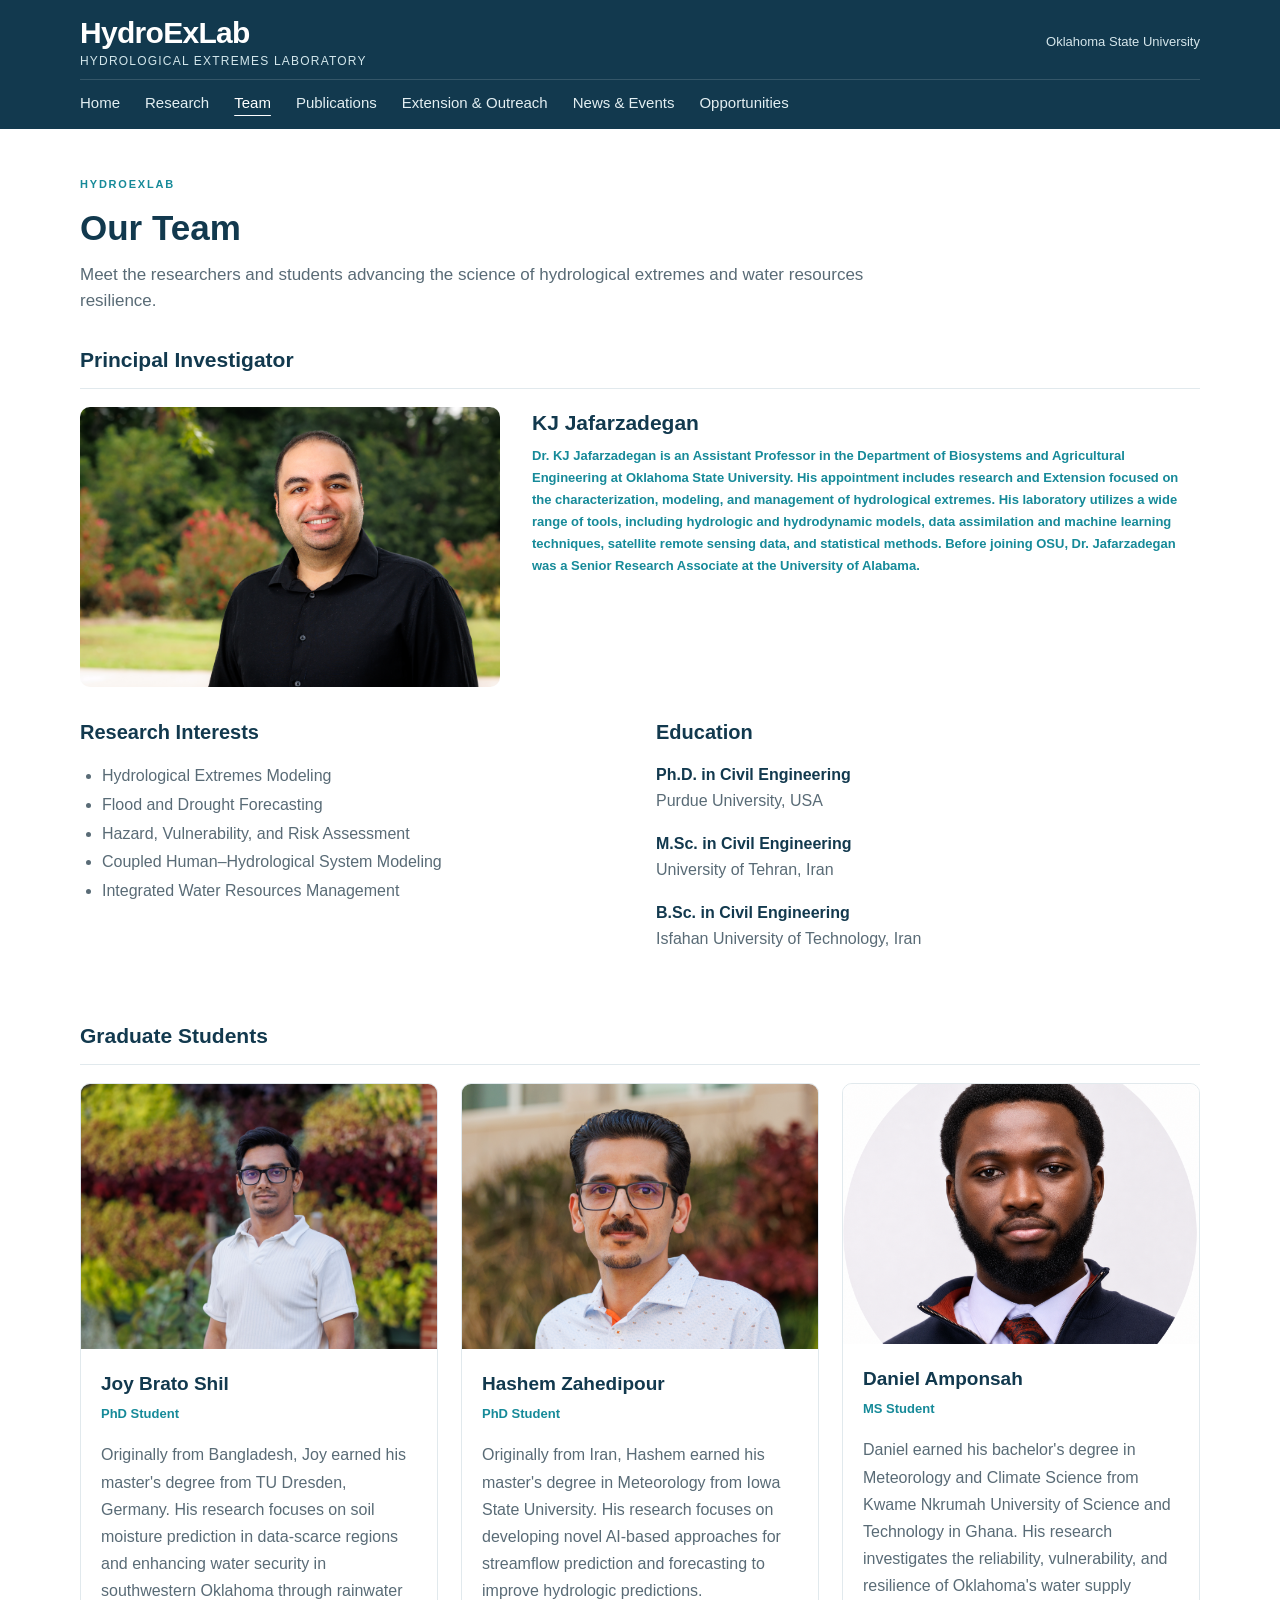
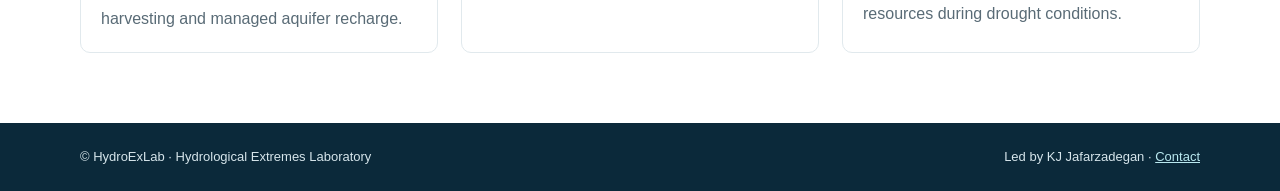
<file: team.html>
<!DOCTYPE html>
<html lang="en"><head><meta charset="utf-8"/><meta content="width=device-width, initial-scale=1" name="viewport"/><meta content="HydroExLab — Hydrological Extremes Laboratory: research on floods, droughts, water resources, and resilience." name="description"/><title>Team | HydroExLab</title><link href="assets/style.css" rel="stylesheet"/></head><body><header class="header"><div class="container"><div class="head-top"><a class="brand" href="index.html">HydroExLab<small>Hydrological Extremes Laboratory</small></a><span class="affiliation">Oklahoma State University</span><button aria-controls="main-nav" aria-expanded="false" class="menu-button">Menu ☰</button></div><nav aria-label="Main navigation" class="nav" id="main-nav"><a class="" href="index.html">Home</a><a class="" href="research.html">Research</a><a aria-current="page" class="active" href="team.html">Team</a><a class="" href="publications.html">Publications</a><a class="" href="extension-outreach.html">Extension &amp; Outreach</a><a class="" href="news-events.html">News &amp; Events</a><a class="" href="opportunities.html">Opportunities</a></nav></div></header><main class="container page team-page"><div class="research-heading"><span class="eyebrow">HYDROEXLAB</span><h1>Our Team</h1><p class="lead">Meet the researchers and students advancing the science of hydrological extremes and water resources resilience.</p></div><section aria-labelledby="pi-title"><h2 class="team-section-title" id="pi-title">Principal Investigator</h2><article class="pi-profile"><img alt="KJ Jafarzadegan" class="pi-photo" src="assets/team/KJ.jpg"/><div><h3>KJ Jafarzadegan</h3><p class="team-role">Dr. KJ Jafarzadegan is an Assistant Professor in the Department of Biosystems and Agricultural Engineering at Oklahoma State University. His appointment includes research and Extension focused on the characterization, modeling, and management of hydrological extremes. His laboratory utilizes a wide range of tools, including hydrologic and hydrodynamic models, data assimilation and machine learning techniques, satellite remote sensing data, and statistical methods. Before joining OSU, Dr. Jafarzadegan was a Senior Research Associate at the University of Alabama.</p></div></article><div class="pi-details"><div><h3>Research Interests</h3><ul><li>Hydrological Extremes Modeling</li><li>Flood and Drought Forecasting</li><li>Hazard, Vulnerability, and Risk Assessment</li><li>Coupled Human–Hydrological System Modeling</li><li>Integrated Water Resources Management</li></ul></div><div><h3>Education</h3><p><strong>Ph.D. in Civil Engineering</strong><br/>Purdue University, USA</p><p><strong>M.Sc. in Civil Engineering</strong><br/>University of Tehran, Iran</p><p><strong>B.Sc. in Civil Engineering</strong><br/>Isfahan University of Technology, Iran</p></div></div></section><section aria-labelledby="grad-title" class="team-students"><h2 class="team-section-title" id="grad-title">Graduate Students</h2><div class="team-grid"><article class="member-card"><img alt="Joy Brato Shil" class="member-photo" src="assets/team/joy-brato-shil.jpg"/><div class="member-info"><h3>Joy Brato Shil</h3><p class="team-role">PhD Student</p><p>Originally from Bangladesh, Joy earned his master's degree from TU Dresden, Germany. His research focuses on soil moisture prediction in data-scarce regions and enhancing water security in southwestern Oklahoma through rainwater harvesting and managed aquifer recharge.</p></div></article><article class="member-card"><img alt="Hashem Zahedipour" class="member-photo" src="assets/team/hashem-zahedipour.png"/><div class="member-info"><h3>Hashem Zahedipour</h3><p class="team-role">PhD Student</p><p>Originally from Iran, Hashem earned his master's degree in Meteorology from Iowa State University. His research focuses on developing novel AI-based approaches for streamflow prediction and forecasting to improve hydrologic predictions.</p></div></article><article class="member-card"><div class="member-photo" style="height:260px;overflow:hidden;"><img src="assets/team/Profile.png" alt="Daniel Amponsah" style="display:block;width:100%;height:100%;object-fit:cover;object-position:center 35%;"></div><div class="member-info"><h3>Daniel Amponsah</h3><p class="team-role">MS Student</p><p>Daniel earned his bachelor's degree in Meteorology and Climate Science from Kwame Nkrumah University of Science and Technology in Ghana. His research investigates the reliability, vulnerability, and resilience of Oklahoma's water supply resources during drought conditions.</p></div></article></div></section></main><footer class="footer"><div class="container footer-inner"><span>© HydroExLab · Hydrological Extremes Laboratory</span><span>Led by KJ Jafarzadegan · <a href="index.html#contact">Contact</a></span></div></footer><script src="assets/site.js"></script></body></html>
</file>
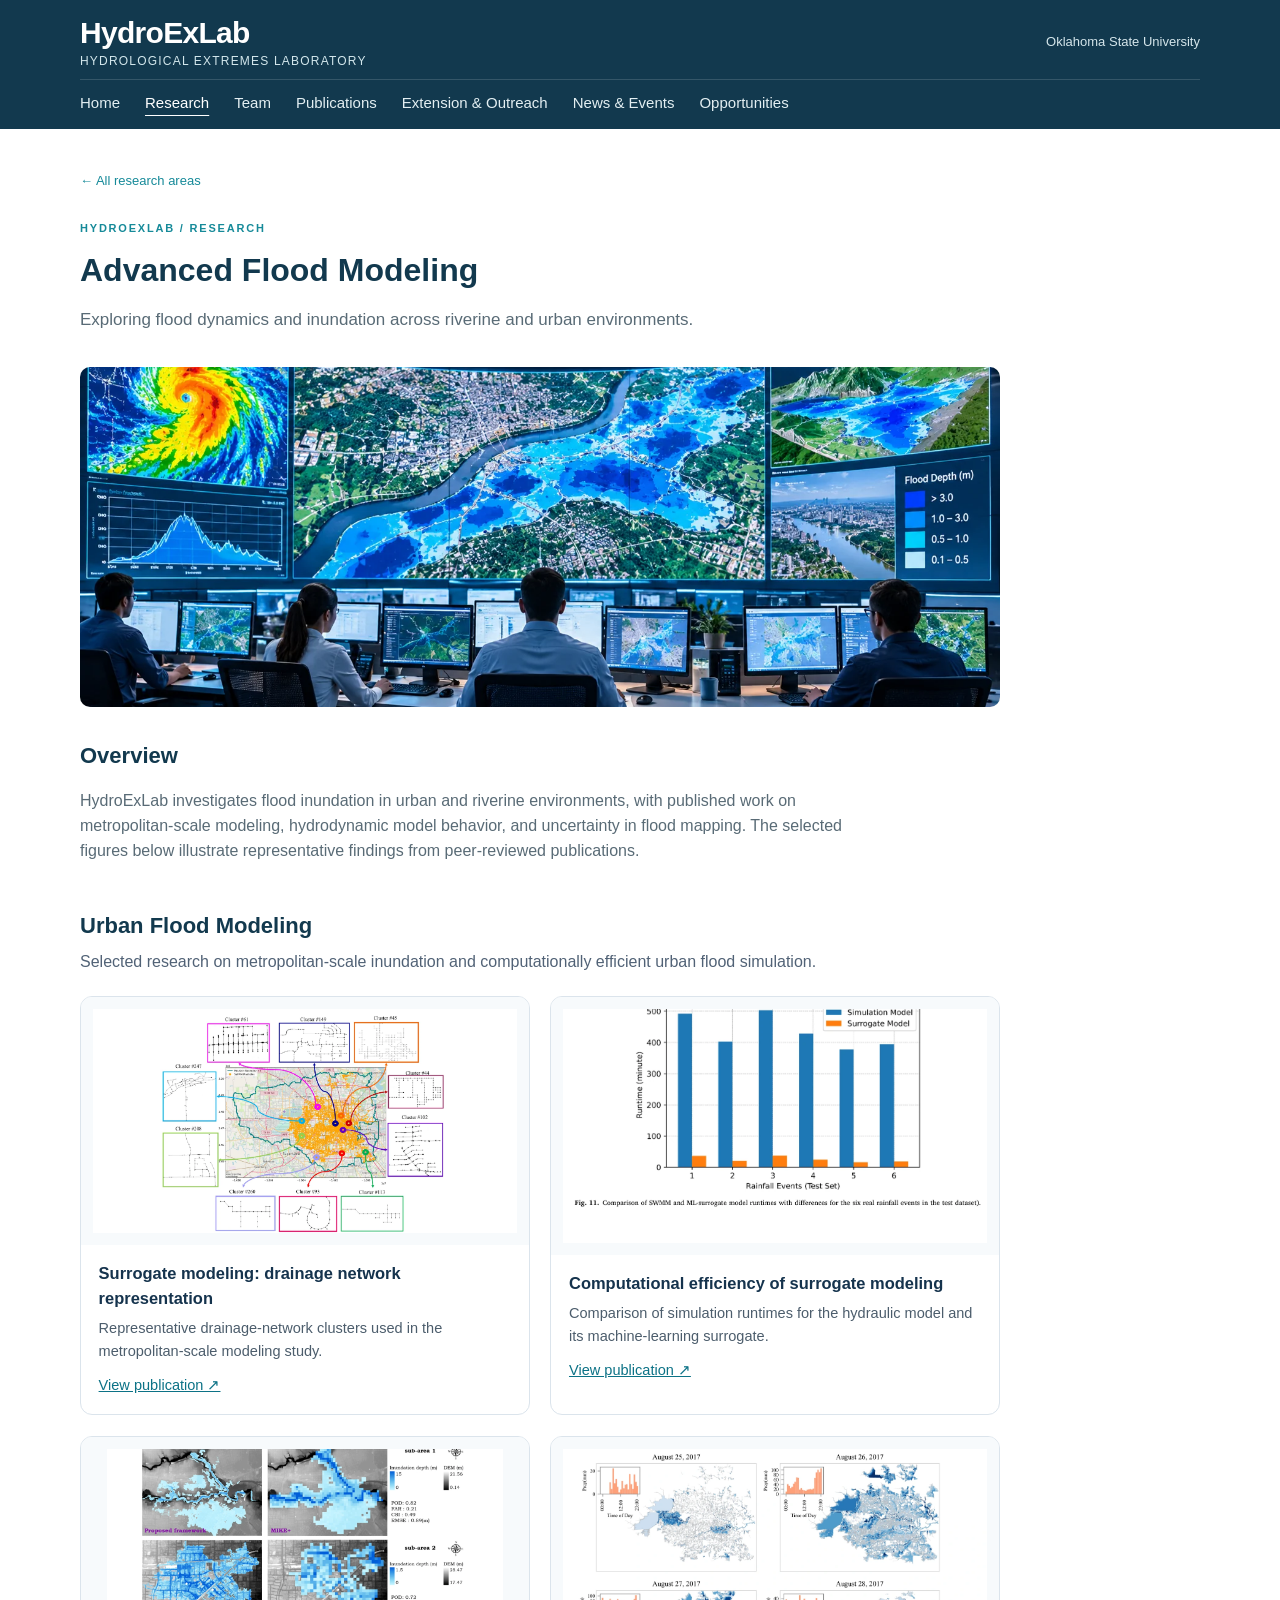
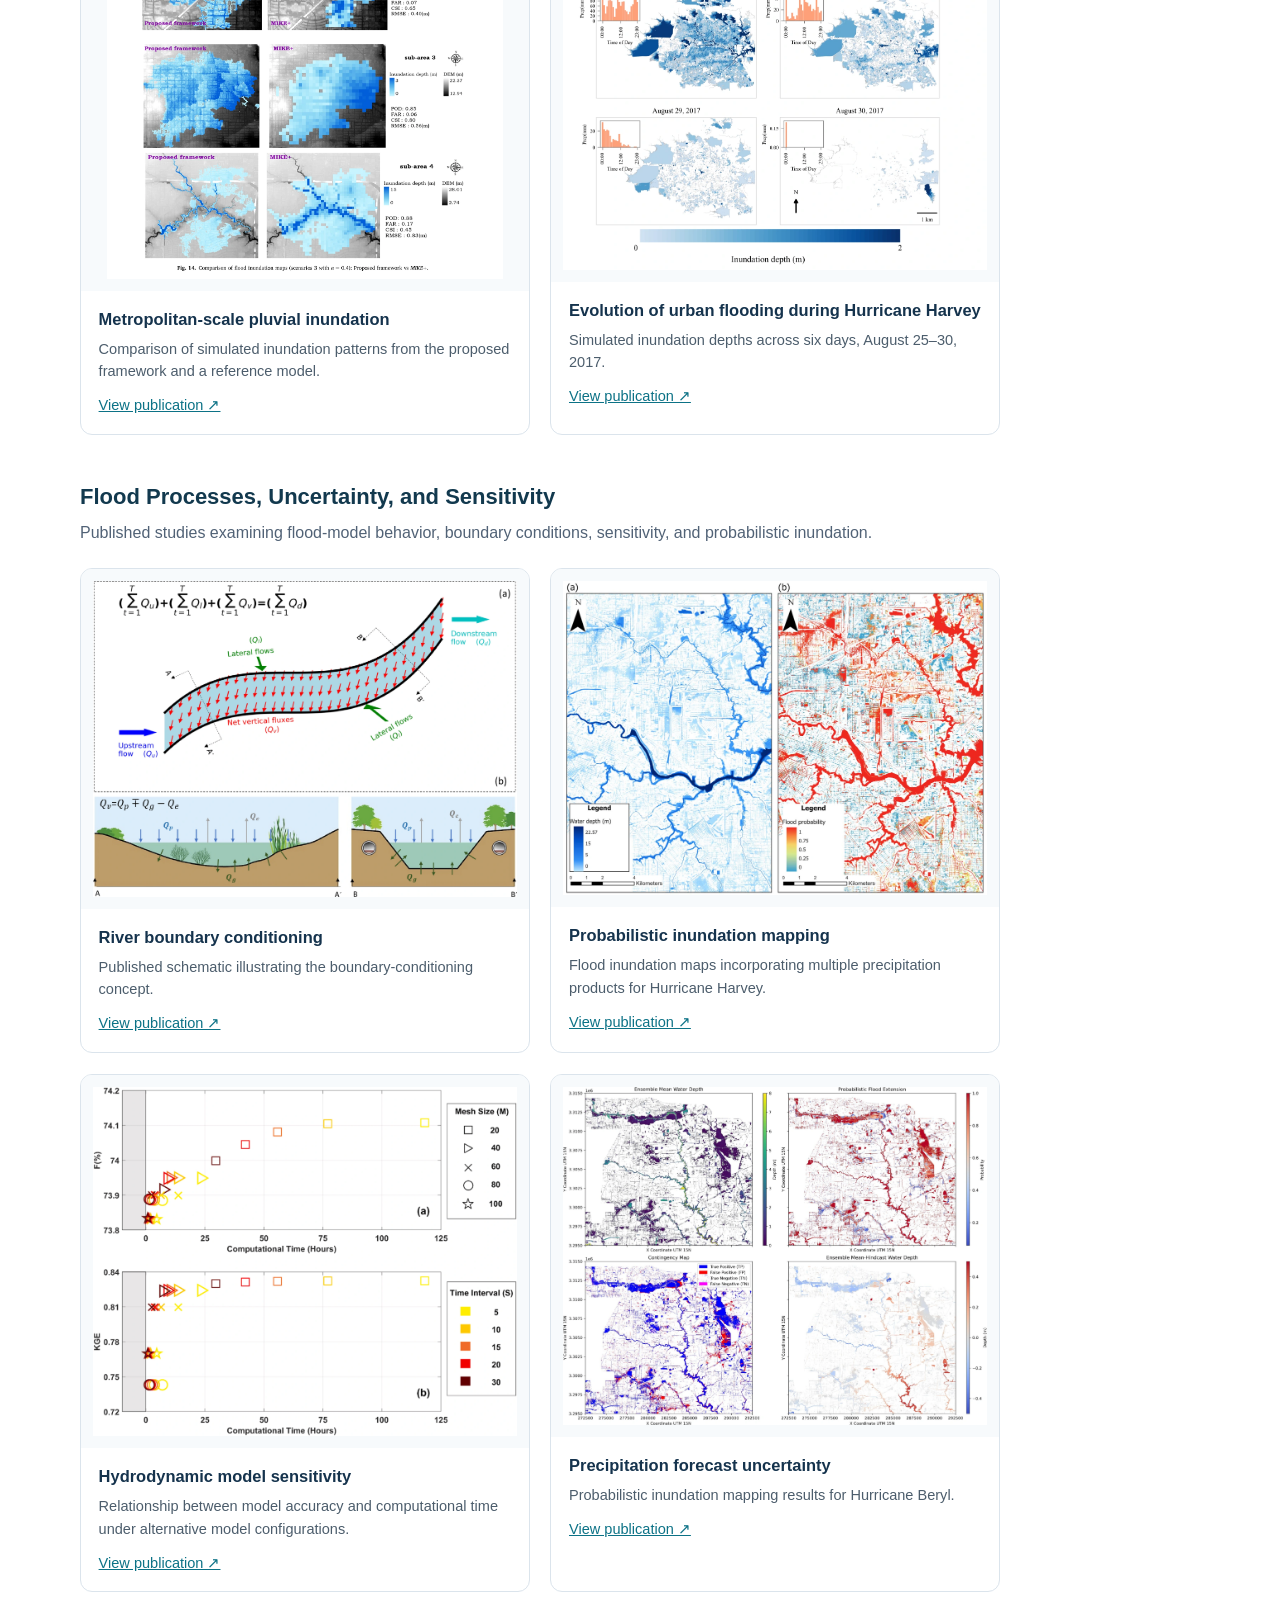
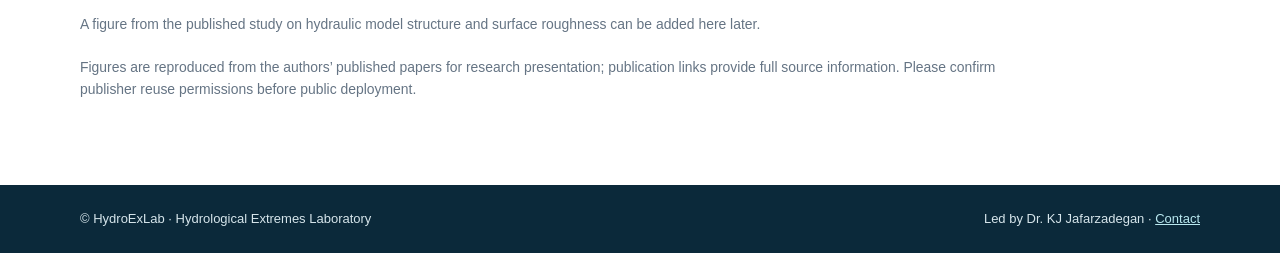
<file: research/advanced-flood-modeling.html>
<!DOCTYPE html>

<html lang="en"><head><meta charset="utf-8"/><meta content="width=device-width, initial-scale=1" name="viewport"/><meta content="HydroExLab — Hydrological Extremes Laboratory: research on floods, droughts, water resources, and resilience." name="description"/><title>Advanced Flood Modeling | HydroExLab</title><link href="../assets/style.css" rel="stylesheet"/></head><body><header class="header"><div class="container"><div class="head-top"><a class="brand" href="../index.html">HydroExLab<small>Hydrological Extremes Laboratory</small></a><span class="affiliation">Oklahoma State University</span><button aria-controls="main-nav" aria-expanded="false" class="menu-button">Menu ☰</button></div><nav aria-label="Main navigation" class="nav" id="main-nav"><a class="" href="../index.html">Home</a><a aria-current="page" class="active" href="../research.html">Research</a><a class="" href="../team.html">Team</a><a class="" href="../publications.html">Publications</a><a class="" href="../extension-outreach.html">Extension &amp; Outreach</a><a class="" href="../news-events.html">News &amp; Events</a><a class="" href="../opportunities.html">Opportunities</a></nav></div></header><main class="container page research-page"><div class="detail-page"><a class="back-link" href="../research.html">← All research areas</a><span class="eyebrow">HYDROEXLAB / RESEARCH</span><h1>Advanced Flood Modeling</h1><p class="detail-lead">Exploring flood dynamics and inundation across riverine and urban environments.</p><img alt="Thematic illustration for Advanced Flood Modeling" class="detail-image" src="../assets/research/advanced-flood-modeling.webp"/><h2>Overview</h2><p class="detail-overview">HydroExLab investigates flood inundation in urban and riverine environments, with published work on metropolitan-scale modeling, hydrodynamic model behavior, and uncertainty in flood mapping. The selected figures below illustrate representative findings from peer-reviewed publications.</p><section class="published-section"><h2>Urban Flood Modeling</h2><p class="section-intro">Selected research on metropolitan-scale inundation and computationally efficient urban flood simulation.</p><div class="paper-figure-grid"><article class="paper-figure"><a class="figure-image-link" href="../assets/figures/advanced-flood-modeling/surrogate-fig10.webp" target="_blank" title="Open full-size figure"><img loading="lazy" src="../assets/figures/advanced-flood-modeling/surrogate-fig10.webp" alt="Surrogate modeling: drainage network representation"></a><div class="figure-copy"><h3>Surrogate modeling: drainage network representation</h3><p>Representative drainage-network clusters used in the metropolitan-scale modeling study.</p><a href="https://www.sciencedirect.com/science/article/pii/S2210670725001544" target="_blank" rel="noopener">View publication ↗</a></div></article><article class="paper-figure"><a class="figure-image-link" href="../assets/figures/advanced-flood-modeling/surrogate-fig11.webp" target="_blank" title="Open full-size figure"><img loading="lazy" src="../assets/figures/advanced-flood-modeling/surrogate-fig11.webp" alt="Computational efficiency of surrogate modeling"></a><div class="figure-copy"><h3>Computational efficiency of surrogate modeling</h3><p>Comparison of simulation runtimes for the hydraulic model and its machine-learning surrogate.</p><a href="https://www.sciencedirect.com/science/article/pii/S2210670725001544" target="_blank" rel="noopener">View publication ↗</a></div></article><article class="paper-figure"><a class="figure-image-link" href="../assets/figures/advanced-flood-modeling/pluvial-fig14.webp" target="_blank" title="Open full-size figure"><img loading="lazy" src="../assets/figures/advanced-flood-modeling/pluvial-fig14.webp" alt="Metropolitan-scale pluvial inundation"></a><div class="figure-copy"><h3>Metropolitan-scale pluvial inundation</h3><p>Comparison of simulated inundation patterns from the proposed framework and a reference model.</p><a href="https://www.sciencedirect.com/science/article/pii/S2210670725001544" target="_blank" rel="noopener">View publication ↗</a></div></article><article class="paper-figure"><a class="figure-image-link" href="../assets/figures/advanced-flood-modeling/unified-urban-harvey.webp" target="_blank" title="Open full-size figure"><img loading="lazy" src="../assets/figures/advanced-flood-modeling/unified-urban-harvey.webp" alt="Evolution of urban flooding during Hurricane Harvey"></a><div class="figure-copy"><h3>Evolution of urban flooding during Hurricane Harvey</h3><p>Simulated inundation depths across six days, August 25–30, 2017.</p><a href="https://link.springer.com/article/10.1007/s40808-026-02912-7" target="_blank" rel="noopener">View publication ↗</a></div></article></div></section><section class="published-section"><h2>Flood Processes, Uncertainty, and Sensitivity</h2><p class="section-intro">Published studies examining flood-model behavior, boundary conditions, sensitivity, and probabilistic inundation.</p><div class="paper-figure-grid"><article class="paper-figure"><a class="figure-image-link" href="../assets/figures/advanced-flood-modeling/boundary-fig1.webp" target="_blank" title="Open full-size figure"><img loading="lazy" src="../assets/figures/advanced-flood-modeling/boundary-fig1.webp" alt="River boundary conditioning"></a><div class="figure-copy"><h3>River boundary conditioning</h3><p>Published schematic illustrating the boundary-conditioning concept.</p><a href="https://www.sciencedirect.com/science/article/pii/S0309170821002128" target="_blank" rel="noopener">View publication ↗</a></div></article><article class="paper-figure"><a class="figure-image-link" href="../assets/figures/advanced-flood-modeling/probabilistic-fig9.webp" target="_blank" title="Open full-size figure"><img loading="lazy" src="../assets/figures/advanced-flood-modeling/probabilistic-fig9.webp" alt="Probabilistic inundation mapping"></a><div class="figure-copy"><h3>Probabilistic inundation mapping</h3><p>Flood inundation maps incorporating multiple precipitation products for Hurricane Harvey.</p><a href="https://nhess.copernicus.org/articles/24/2647/2024/" target="_blank" rel="noopener">View publication ↗</a></div></article><article class="paper-figure"><a class="figure-image-link" href="../assets/figures/advanced-flood-modeling/sensitivity-fig8.webp" target="_blank" title="Open full-size figure"><img loading="lazy" src="../assets/figures/advanced-flood-modeling/sensitivity-fig8.webp" alt="Hydrodynamic model sensitivity"></a><div class="figure-copy"><h3>Hydrodynamic model sensitivity</h3><p>Relationship between model accuracy and computational time under alternative model configurations.</p><a href="https://www.sciencedirect.com/science/article/pii/S1364815222001049" target="_blank" rel="noopener">View publication ↗</a></div></article><article class="paper-figure"><a class="figure-image-link" href="../assets/figures/advanced-flood-modeling/forecast-fig9.webp" target="_blank" title="Open full-size figure"><img loading="lazy" src="../assets/figures/advanced-flood-modeling/forecast-fig9.webp" alt="Precipitation forecast uncertainty"></a><div class="figure-copy"><h3>Precipitation forecast uncertainty</h3><p>Probabilistic inundation mapping results for Hurricane Beryl.</p><a href="https://www.sciencedirect.com/science/article/pii/S0022169426005263" target="_blank" rel="noopener">View publication ↗</a></div></article></div><p class="pending-note">A figure from the published study on hydraulic model structure and surface roughness can be added here later.</p></section><p class="figure-disclaimer">Figures are reproduced from the authors’ published papers for research presentation; publication links provide full source information. Please confirm publisher reuse permissions before public deployment.</p></div></main><footer class="footer"><div class="container footer-inner"><span>© HydroExLab · Hydrological Extremes Laboratory</span><span>Led by Dr. KJ Jafarzadegan · <a href="../index.html#contact">Contact</a></span></div></footer><script src="../assets/site.js"></script></body></html>
</file>
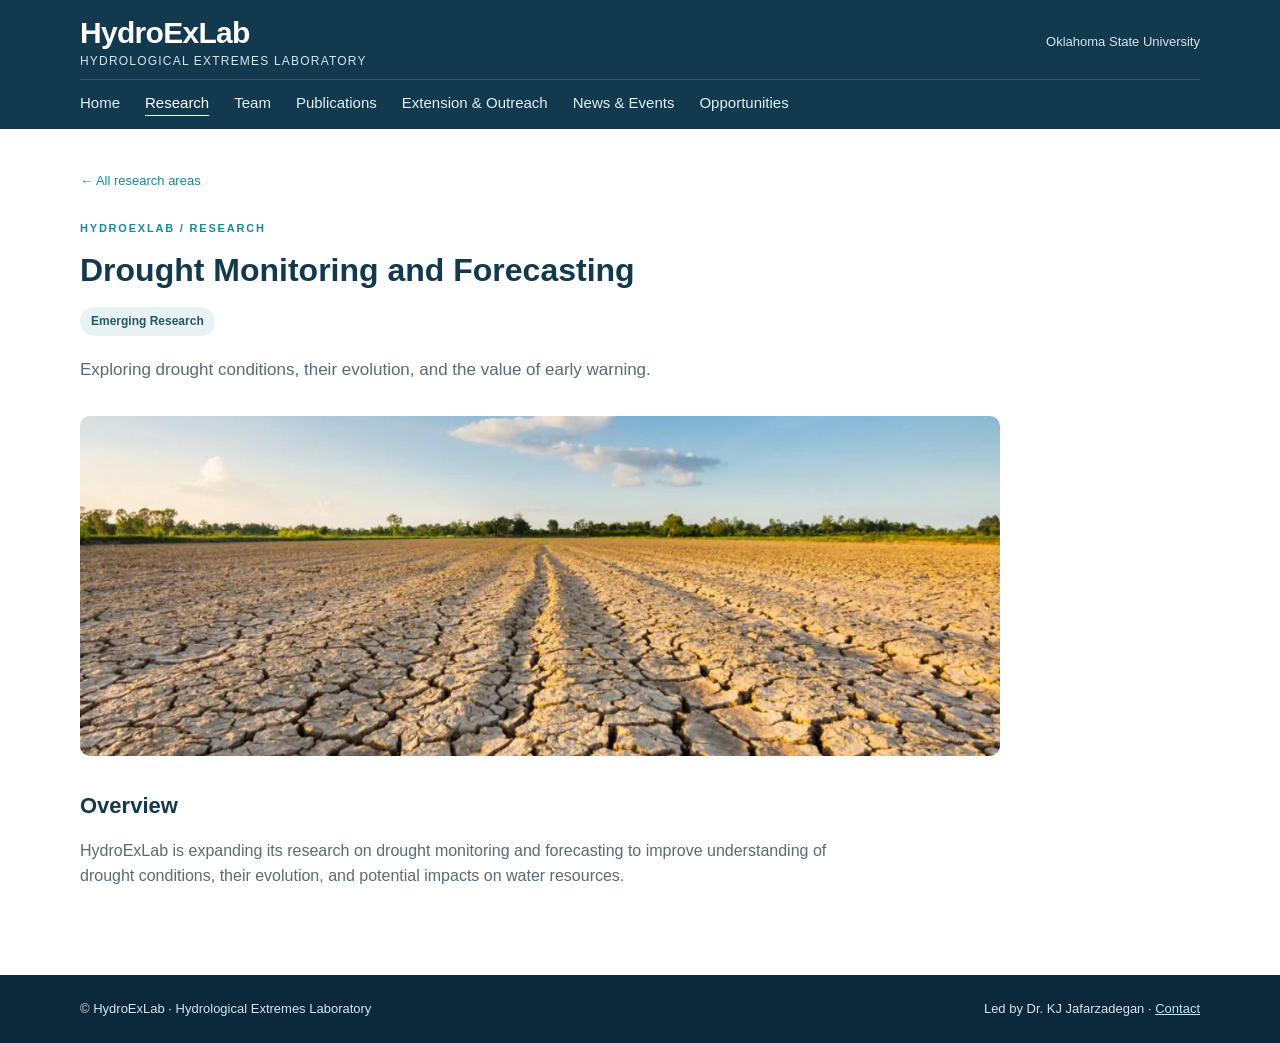
<file: research/drought-monitoring-forecasting.html>
<!DOCTYPE html>

<html lang="en"><head><meta charset="utf-8"/><meta content="width=device-width, initial-scale=1" name="viewport"/><meta content="HydroExLab — Hydrological Extremes Laboratory: research on floods, droughts, water resources, and resilience." name="description"/><title>Drought Monitoring and Forecasting | HydroExLab</title><link href="../assets/style.css" rel="stylesheet"/></head><body><header class="header"><div class="container"><div class="head-top"><a class="brand" href="../index.html">HydroExLab<small>Hydrological Extremes Laboratory</small></a><span class="affiliation">Oklahoma State University</span><button aria-controls="main-nav" aria-expanded="false" class="menu-button">Menu ☰</button></div><nav aria-label="Main navigation" class="nav" id="main-nav"><a class="" href="../index.html">Home</a><a aria-current="page" class="active" href="../research.html">Research</a><a class="" href="../team.html">Team</a><a class="" href="../publications.html">Publications</a><a class="" href="../extension-outreach.html">Extension &amp; Outreach</a><a class="" href="../news-events.html">News &amp; Events</a><a class="" href="../opportunities.html">Opportunities</a></nav></div></header><main class="container page research-page"><div class="detail-page"><a class="back-link" href="../research.html">← All research areas</a><span class="eyebrow">HYDROEXLAB / RESEARCH</span><h1>Drought Monitoring and Forecasting</h1><p class="emerging-status">Emerging Research</p><p class="detail-lead">Exploring drought conditions, their evolution, and the value of early warning.</p><img alt="Thematic illustration for Drought Monitoring and Forecasting" class="detail-image" src="../assets/research/drought-monitoring-forecasting.webp"/><h2>Overview</h2><p class="detail-overview">HydroExLab is expanding its research on drought monitoring and forecasting to improve understanding of drought conditions, their evolution, and potential impacts on water resources.</p></div></main><footer class="footer"><div class="container footer-inner"><span>© HydroExLab · Hydrological Extremes Laboratory</span><span>Led by Dr. KJ Jafarzadegan · <a href="../index.html#contact">Contact</a></span></div></footer><script src="../assets/site.js"></script></body></html>
</file>
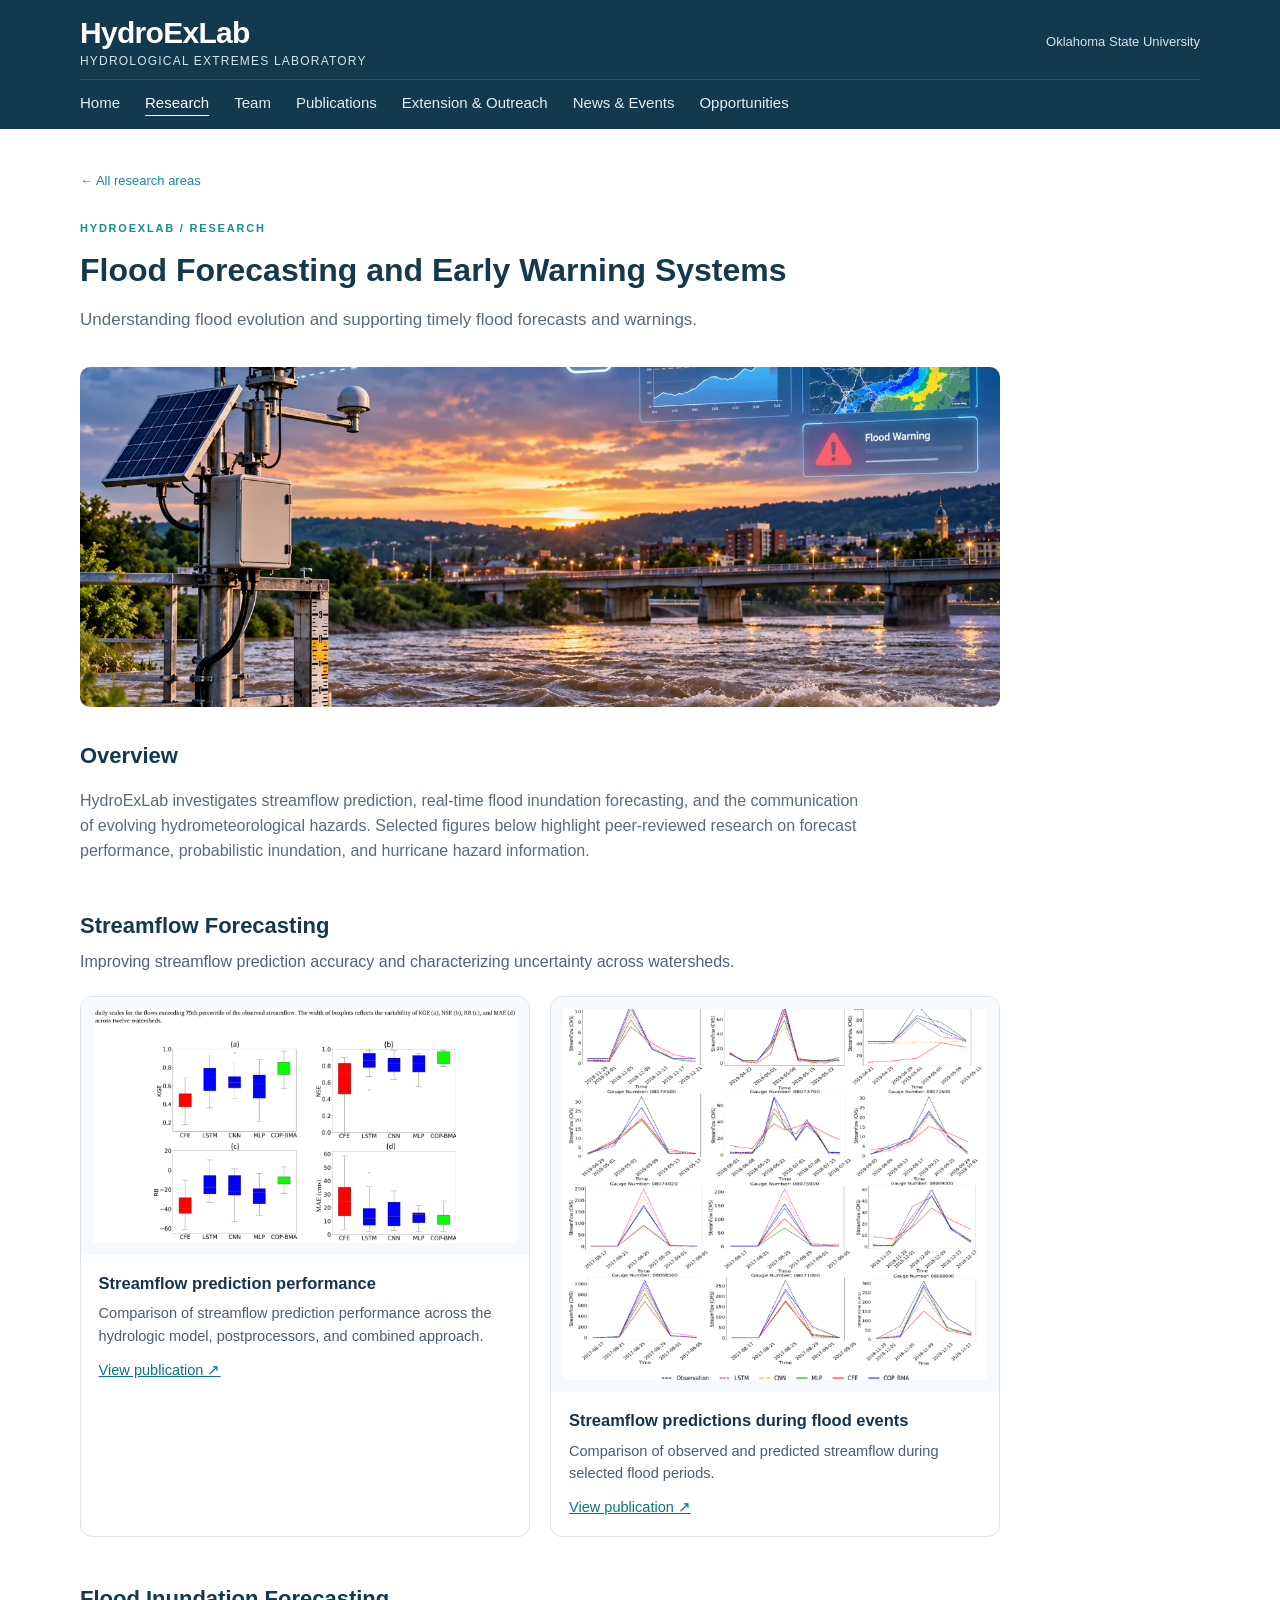
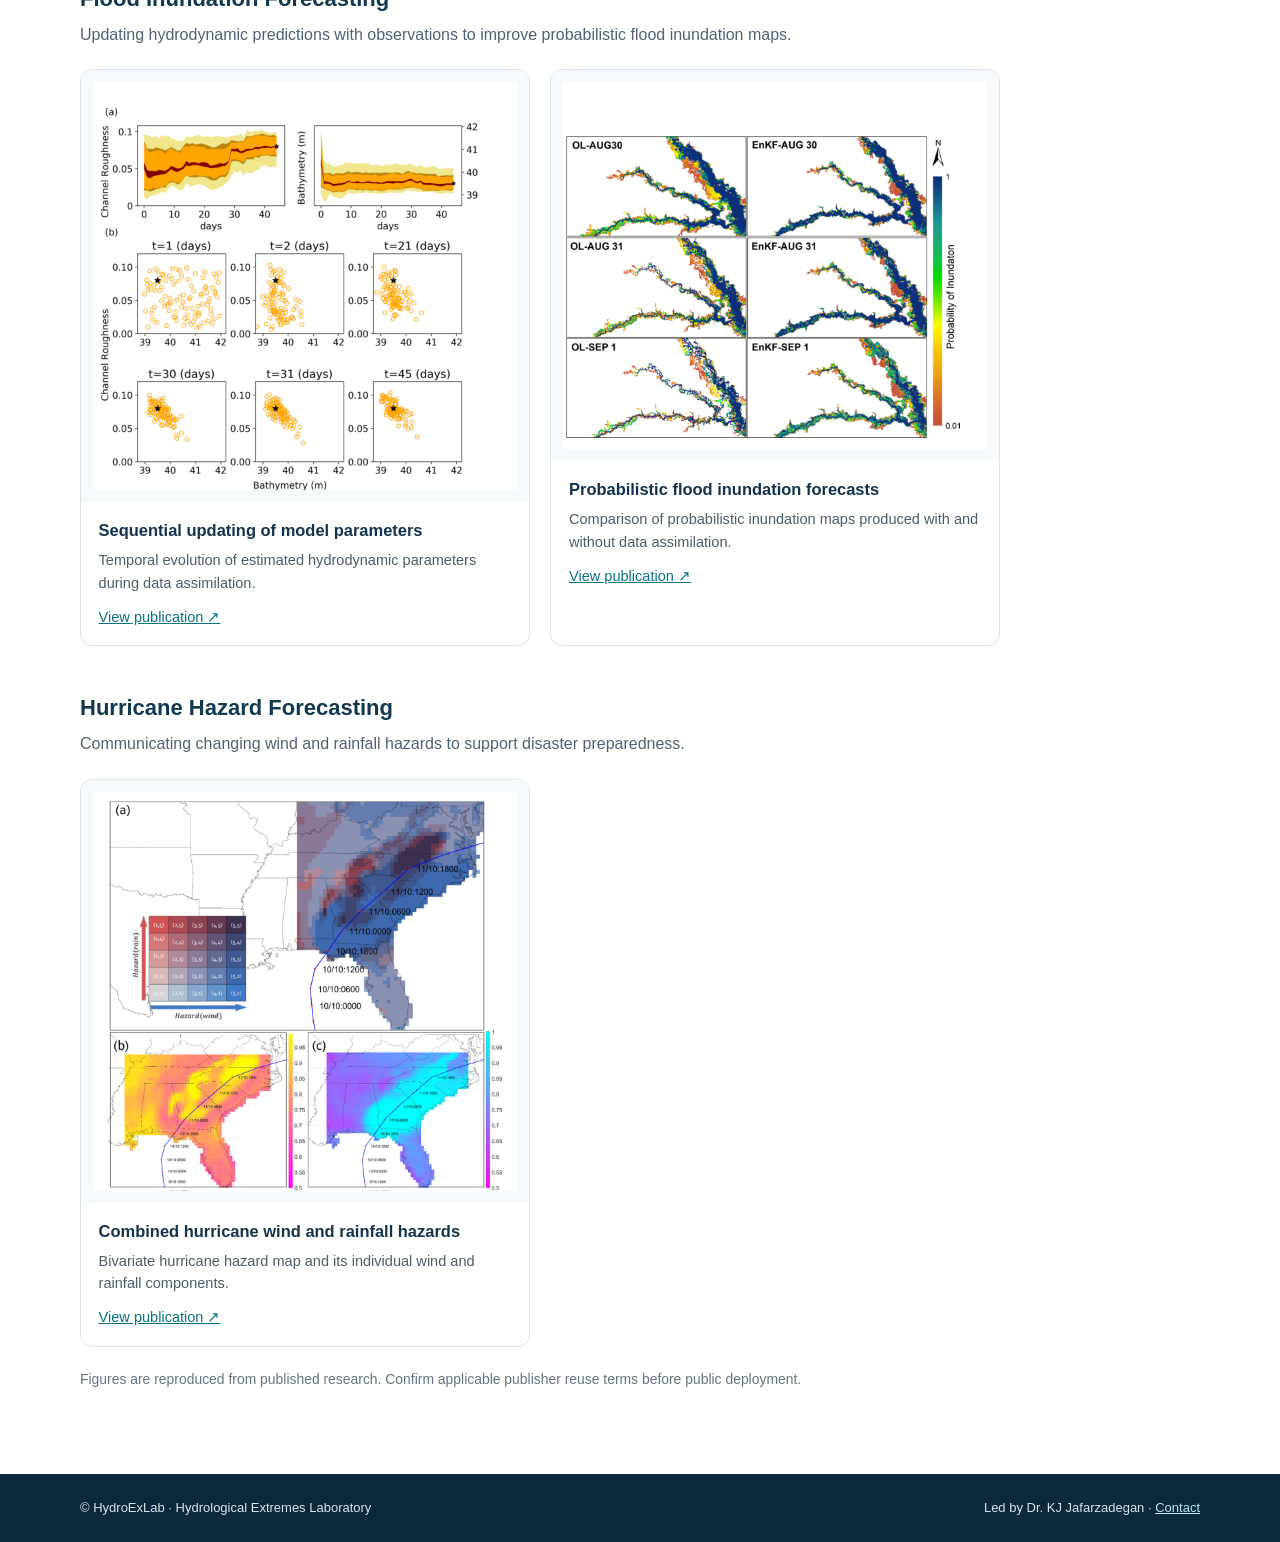
<file: research/flood-forecasting-early-warning.html>
<!DOCTYPE html>

<html lang="en"><head><meta charset="utf-8"/><meta content="width=device-width, initial-scale=1" name="viewport"/><meta content="HydroExLab — Hydrological Extremes Laboratory: research on floods, droughts, water resources, and resilience." name="description"/><title>Flood Forecasting and Early Warning Systems | HydroExLab</title><link href="../assets/style.css" rel="stylesheet"/></head><body><header class="header"><div class="container"><div class="head-top"><a class="brand" href="../index.html">HydroExLab<small>Hydrological Extremes Laboratory</small></a><span class="affiliation">Oklahoma State University</span><button aria-controls="main-nav" aria-expanded="false" class="menu-button">Menu ☰</button></div><nav aria-label="Main navigation" class="nav" id="main-nav"><a class="" href="../index.html">Home</a><a aria-current="page" class="active" href="../research.html">Research</a><a class="" href="../team.html">Team</a><a class="" href="../publications.html">Publications</a><a class="" href="../extension-outreach.html">Extension &amp; Outreach</a><a class="" href="../news-events.html">News &amp; Events</a><a class="" href="../opportunities.html">Opportunities</a></nav></div></header><main class="container page research-page"><div class="detail-page"><a class="back-link" href="../research.html">← All research areas</a><span class="eyebrow">HYDROEXLAB / RESEARCH</span><h1>Flood Forecasting and Early Warning Systems</h1><p class="detail-lead">Understanding flood evolution and supporting timely flood forecasts and warnings.</p><img alt="Thematic illustration for Flood Forecasting and Early Warning Systems" class="detail-image" src="../assets/research/flood-forecasting-early-warning.webp"/><h2>Overview</h2><p class="detail-overview">HydroExLab investigates streamflow prediction, real-time flood inundation forecasting, and the communication of evolving hydrometeorological hazards. Selected figures below highlight peer-reviewed research on forecast performance, probabilistic inundation, and hurricane hazard information.</p><section class="published-section"><h2>Streamflow Forecasting</h2><p class="section-intro">Improving streamflow prediction accuracy and characterizing uncertainty across watersheds.</p><div class="paper-figure-grid"><article class="paper-figure"><a class="figure-image-link" href="../assets/figures/flood-forecasting/streamflow-fig6.png" rel="noopener" target="_blank" title="Open full-size figure"><img alt="Streamflow prediction performance" loading="lazy" src="../assets/figures/flood-forecasting/streamflow-fig6.png"/></a><div class="figure-copy"><h3>Streamflow prediction performance</h3><p>Comparison of streamflow prediction performance across the hydrologic model, postprocessors, and combined approach.</p><a href="https://doi.org/10.1016/j.jhydrol.2024.131986" rel="noopener" target="_blank">View publication ↗</a></div></article><article class="paper-figure"><a class="figure-image-link" href="../assets/figures/flood-forecasting/streamflow-fig8.png" rel="noopener" target="_blank" title="Open full-size figure"><img alt="Streamflow predictions during flood events" loading="lazy" src="../assets/figures/flood-forecasting/streamflow-fig8.png"/></a><div class="figure-copy"><h3>Streamflow predictions during flood events</h3><p>Comparison of observed and predicted streamflow during selected flood periods.</p><a href="https://doi.org/10.1016/j.jhydrol.2024.131986" rel="noopener" target="_blank">View publication ↗</a></div></article></div></section><section class="published-section"><h2>Flood Inundation Forecasting</h2><p class="section-intro">Updating hydrodynamic predictions with observations to improve probabilistic flood inundation maps.</p><div class="paper-figure-grid"><article class="paper-figure"><a class="figure-image-link" href="../assets/figures/flood-forecasting/assimilation-fig3.png" rel="noopener" target="_blank" title="Open full-size figure"><img alt="Sequential updating of model parameters" loading="lazy" src="../assets/figures/flood-forecasting/assimilation-fig3.png"/></a><div class="figure-copy"><h3>Sequential updating of model parameters</h3><p>Temporal evolution of estimated hydrodynamic parameters during data assimilation.</p><a href="https://doi.org/10.5194/hess-25-4995-2021" rel="noopener" target="_blank">View publication ↗</a></div></article><article class="paper-figure"><a class="figure-image-link" href="../assets/figures/flood-forecasting/assimilation-fig7.png" rel="noopener" target="_blank" title="Open full-size figure"><img alt="Probabilistic flood inundation forecasts" loading="lazy" src="../assets/figures/flood-forecasting/assimilation-fig7.png"/></a><div class="figure-copy"><h3>Probabilistic flood inundation forecasts</h3><p>Comparison of probabilistic inundation maps produced with and without data assimilation.</p><a href="https://doi.org/10.5194/hess-25-4995-2021" rel="noopener" target="_blank">View publication ↗</a></div></article></div></section><section class="published-section"><h2>Hurricane Hazard Forecasting</h2><p class="section-intro">Communicating changing wind and rainfall hazards to support disaster preparedness.</p><div class="paper-figure-grid"><article class="paper-figure"><a class="figure-image-link" href="../assets/figures/flood-forecasting/hurricane-fig3.png" rel="noopener" target="_blank" title="Open full-size figure"><img alt="Combined hurricane wind and rainfall hazards" loading="lazy" src="../assets/figures/flood-forecasting/hurricane-fig3.png"/></a><div class="figure-copy"><h3>Combined hurricane wind and rainfall hazards</h3><p>Bivariate hurricane hazard map and its individual wind and rainfall components.</p><a href="https://doi.org/10.1038/s43247-023-01198-2" rel="noopener" target="_blank">View publication ↗</a></div></article></div></section><p class="figure-disclaimer">Figures are reproduced from published research. Confirm applicable publisher reuse terms before public deployment.</p></div></main><footer class="footer"><div class="container footer-inner"><span>© HydroExLab · Hydrological Extremes Laboratory</span><span>Led by Dr. KJ Jafarzadegan · <a href="../index.html#contact">Contact</a></span></div></footer><script src="../assets/site.js"></script></body></html>
</file>
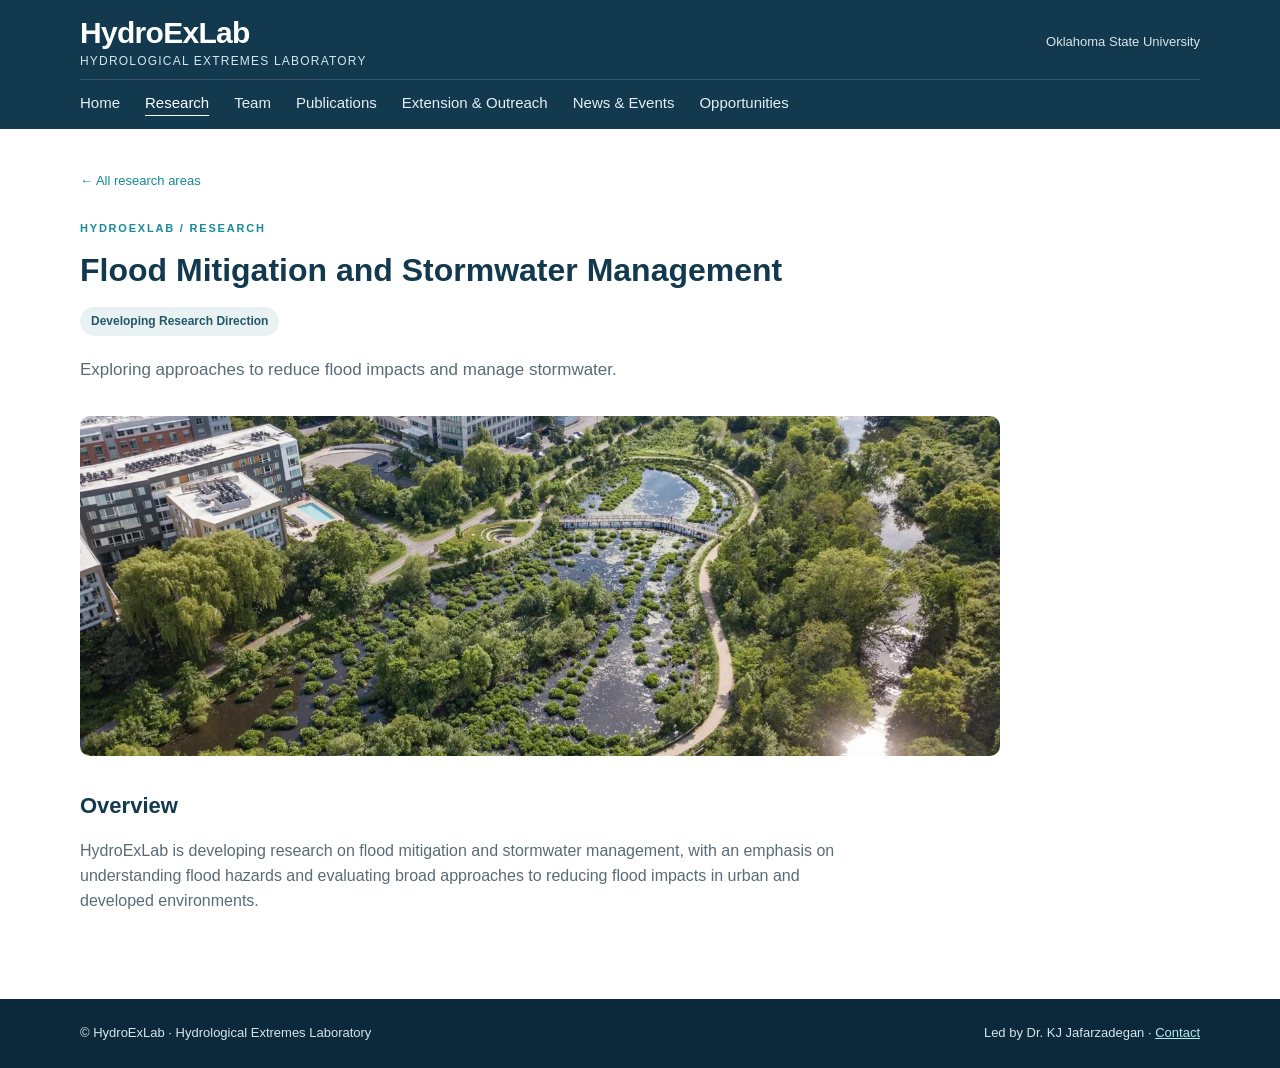
<file: research/flood-mitigation-stormwater.html>
<!DOCTYPE html>

<html lang="en"><head><meta charset="utf-8"/><meta content="width=device-width, initial-scale=1" name="viewport"/><meta content="HydroExLab — Hydrological Extremes Laboratory: research on floods, droughts, water resources, and resilience." name="description"/><title>Flood Mitigation and Stormwater Management | HydroExLab</title><link href="../assets/style.css" rel="stylesheet"/></head><body><header class="header"><div class="container"><div class="head-top"><a class="brand" href="../index.html">HydroExLab<small>Hydrological Extremes Laboratory</small></a><span class="affiliation">Oklahoma State University</span><button aria-controls="main-nav" aria-expanded="false" class="menu-button">Menu ☰</button></div><nav aria-label="Main navigation" class="nav" id="main-nav"><a class="" href="../index.html">Home</a><a aria-current="page" class="active" href="../research.html">Research</a><a class="" href="../team.html">Team</a><a class="" href="../publications.html">Publications</a><a class="" href="../extension-outreach.html">Extension &amp; Outreach</a><a class="" href="../news-events.html">News &amp; Events</a><a class="" href="../opportunities.html">Opportunities</a></nav></div></header><main class="container page research-page"><div class="detail-page"><a class="back-link" href="../research.html">← All research areas</a><span class="eyebrow">HYDROEXLAB / RESEARCH</span><h1>Flood Mitigation and Stormwater Management</h1><p class="emerging-status">Developing Research Direction</p><p class="detail-lead">Exploring approaches to reduce flood impacts and manage stormwater.</p><img alt="Thematic illustration for Flood Mitigation and Stormwater Management" class="detail-image" src="../assets/research/flood-mitigation-stormwater.webp"/><h2>Overview</h2><p class="detail-overview">HydroExLab is developing research on flood mitigation and stormwater management, with an emphasis on understanding flood hazards and evaluating broad approaches to reducing flood impacts in urban and developed environments.</p></div></main><footer class="footer"><div class="container footer-inner"><span>© HydroExLab · Hydrological Extremes Laboratory</span><span>Led by Dr. KJ Jafarzadegan · <a href="../index.html#contact">Contact</a></span></div></footer><script src="../assets/site.js"></script></body></html>
</file>
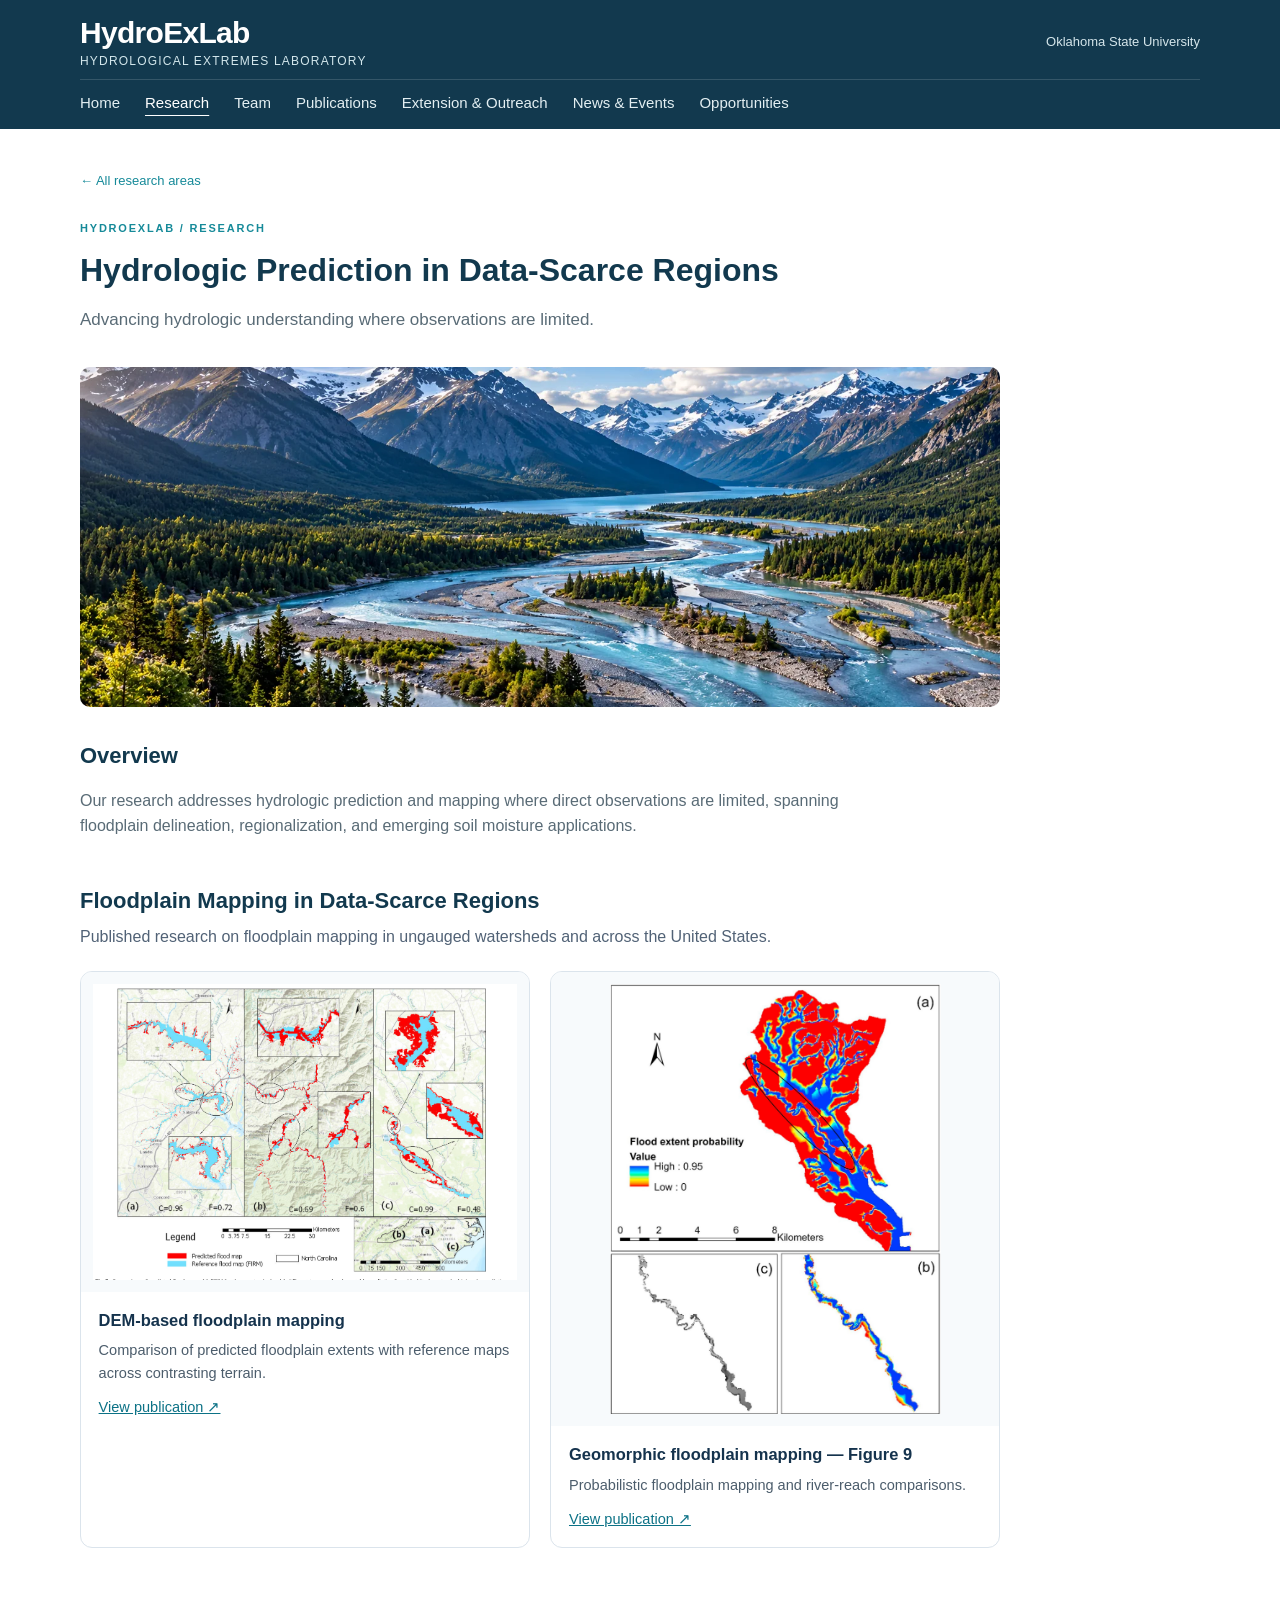
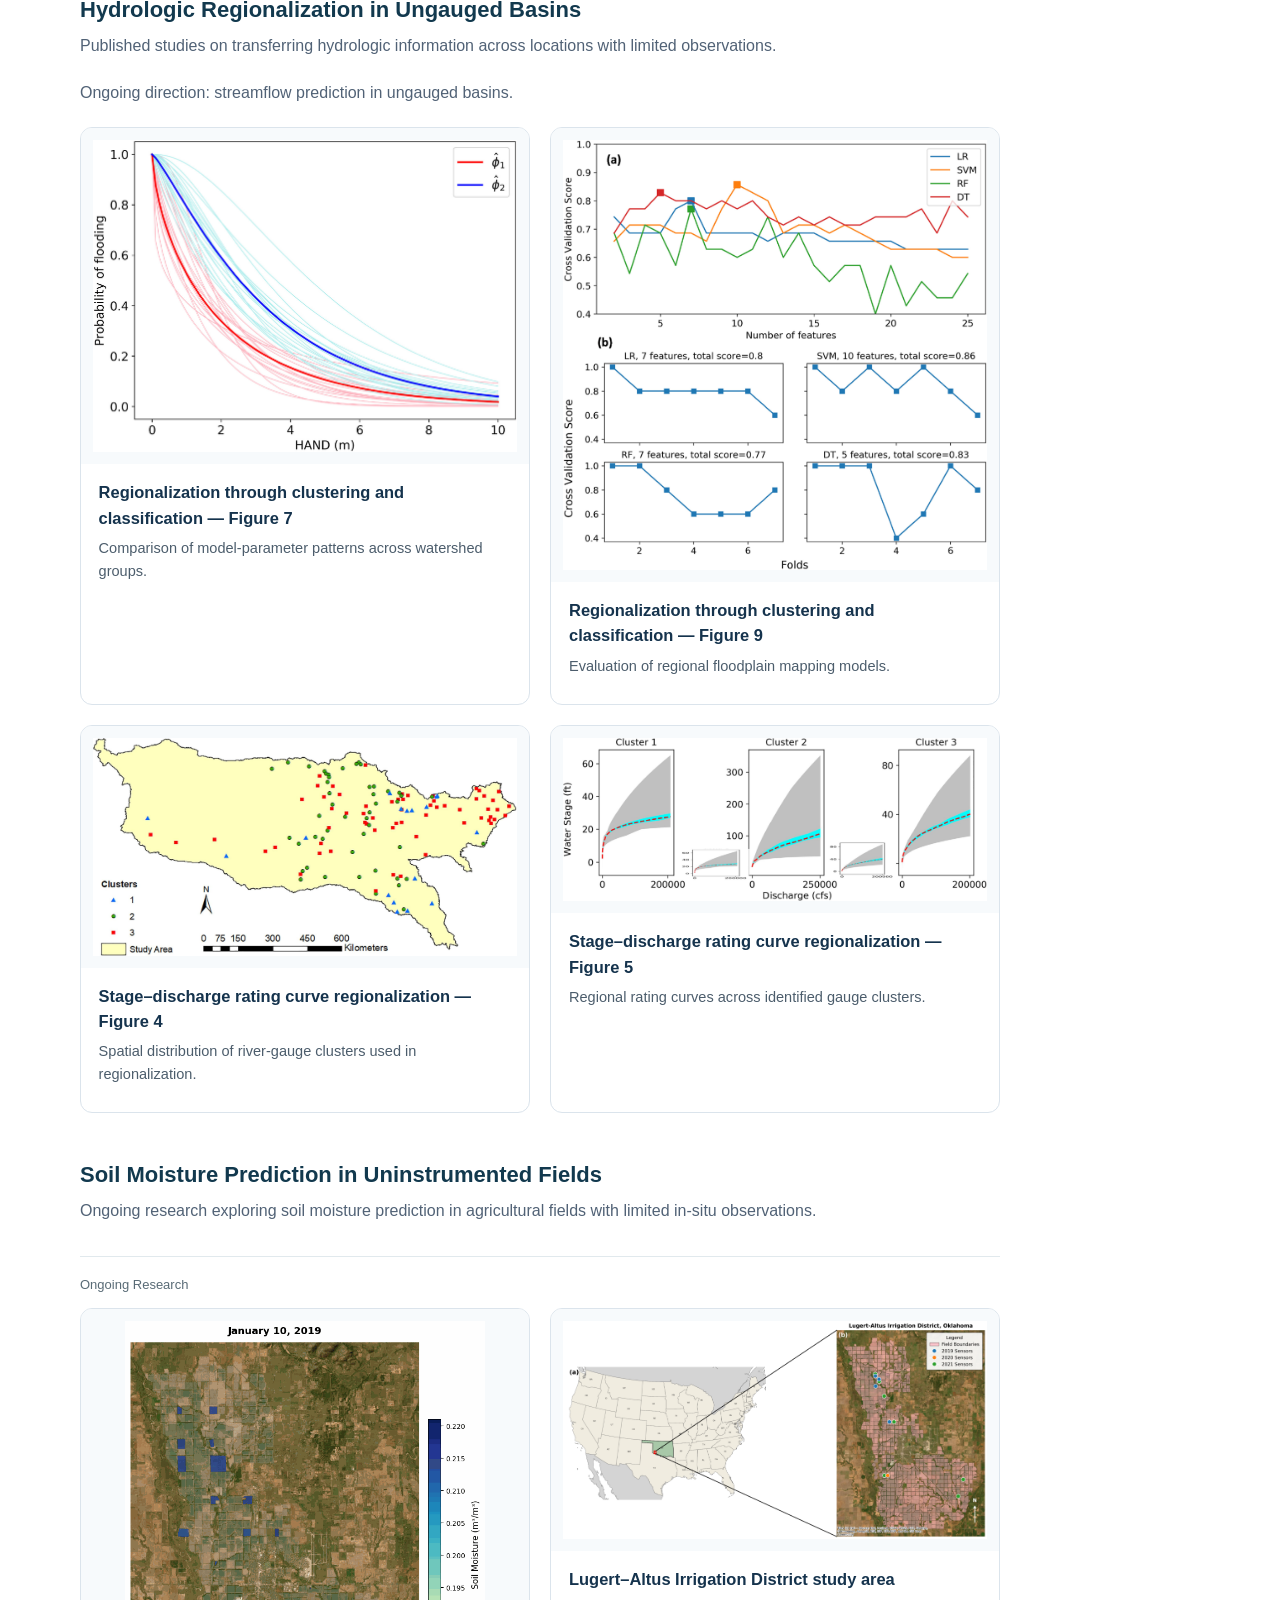
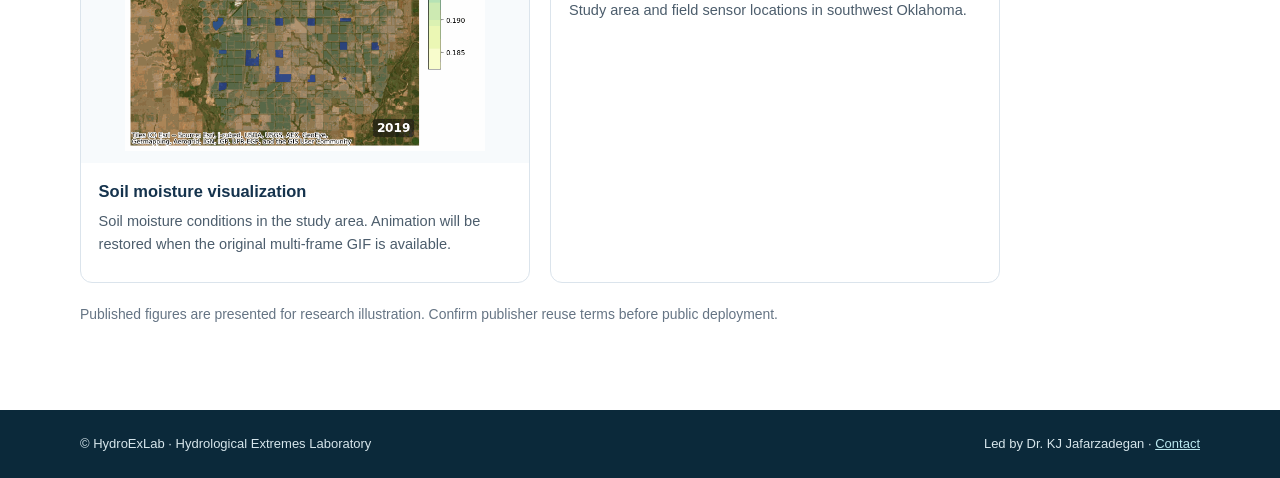
<file: research/hydrologic-prediction-data-scarce.html>
<!DOCTYPE html>

<html lang="en"><head><meta charset="utf-8"/><meta content="width=device-width, initial-scale=1" name="viewport"/><meta content="HydroExLab — Hydrological Extremes Laboratory: research on floods, droughts, water resources, and resilience." name="description"/><title>Hydrologic Prediction in Data-Scarce Regions | HydroExLab</title><link href="../assets/style.css" rel="stylesheet"/></head><body><header class="header"><div class="container"><div class="head-top"><a class="brand" href="../index.html">HydroExLab<small>Hydrological Extremes Laboratory</small></a><span class="affiliation">Oklahoma State University</span><button aria-controls="main-nav" aria-expanded="false" class="menu-button">Menu ☰</button></div><nav aria-label="Main navigation" class="nav" id="main-nav"><a class="" href="../index.html">Home</a><a aria-current="page" class="active" href="../research.html">Research</a><a class="" href="../team.html">Team</a><a class="" href="../publications.html">Publications</a><a class="" href="../extension-outreach.html">Extension &amp; Outreach</a><a class="" href="../news-events.html">News &amp; Events</a><a class="" href="../opportunities.html">Opportunities</a></nav></div></header><main class="container page research-page"><div class="detail-page"><a class="back-link" href="../research.html">← All research areas</a><span class="eyebrow">HYDROEXLAB / RESEARCH</span><h1>Hydrologic Prediction in Data-Scarce Regions</h1><p class="detail-lead">Advancing hydrologic understanding where observations are limited.</p><img alt="Thematic illustration for Hydrologic Prediction in Data-Scarce Regions" class="detail-image" src="../assets/research/hydrologic-prediction-data-scarce.webp"/><h2>Overview</h2><p class="detail-overview">Our research addresses hydrologic prediction and mapping where direct observations are limited, spanning floodplain delineation, regionalization, and emerging soil moisture applications.</p><section class="published-section"><h2>Floodplain Mapping in Data-Scarce Regions</h2><p class="section-intro">Published research on floodplain mapping in ungauged watersheds and across the United States.</p><div class="paper-figure-grid"><article class="paper-figure"><a class="figure-image-link" href="../assets/figures/data-scarce/dem-fig7.png" rel="noopener" target="_blank" title="Open full-size figure"><img alt="DEM-based floodplain mapping" loading="lazy" src="../assets/figures/data-scarce/dem-fig7.png"/></a><div class="figure-copy"><h3>DEM-based floodplain mapping</h3><p>Comparison of predicted floodplain extents with reference maps across contrasting terrain.</p><a href="https://doi.org/10.1016/j.jhydrol.2017.04.053" rel="noopener" target="_blank">View publication ↗</a></div></article><article class="paper-figure"><a class="figure-image-link" href="../assets/figures/data-scarce/geomorphic-fig9.png" rel="noopener" target="_blank" title="Open full-size figure"><img alt="Geomorphic floodplain mapping — Figure 9" loading="lazy" src="../assets/figures/data-scarce/geomorphic-fig9.png"/></a><div class="figure-copy"><h3>Geomorphic floodplain mapping — Figure 9</h3><p>Probabilistic floodplain mapping and river-reach comparisons.</p><a href="https://doi.org/10.1016/j.jhydrol.2018.03.061" rel="noopener" target="_blank">View publication ↗</a></div></article></div></section><section class="published-section"><h2>Hydrologic Regionalization in Ungauged Basins</h2><p class="section-intro">Published studies on transferring hydrologic information across locations with limited observations.</p><p class="section-intro">Ongoing direction: streamflow prediction in ungauged basins.</p><div class="paper-figure-grid"><article class="paper-figure"><a class="figure-image-link" href="../assets/figures/data-scarce/regionalization-fig7.png" rel="noopener" target="_blank" title="Open full-size figure"><img alt="Regionalization through clustering and classification — Figure 7" loading="lazy" src="../assets/figures/data-scarce/regionalization-fig7.png"/></a><div class="figure-copy"><h3>Regionalization through clustering and classification — Figure 7</h3><p>Comparison of model-parameter patterns across watershed groups.</p></div></article><article class="paper-figure"><a class="figure-image-link" href="../assets/figures/data-scarce/regionalization-fig9.png" rel="noopener" target="_blank" title="Open full-size figure"><img alt="Regionalization through clustering and classification — Figure 9" loading="lazy" src="../assets/figures/data-scarce/regionalization-fig9.png"/></a><div class="figure-copy"><h3>Regionalization through clustering and classification — Figure 9</h3><p>Evaluation of regional floodplain mapping models.</p></div></article><article class="paper-figure"><a class="figure-image-link" href="../assets/figures/data-scarce/rating-fig4.png" rel="noopener" target="_blank" title="Open full-size figure"><img alt="Stage–discharge rating curve regionalization — Figure 4" loading="lazy" src="../assets/figures/data-scarce/rating-fig4.png"/></a><div class="figure-copy"><h3>Stage–discharge rating curve regionalization — Figure 4</h3><p>Spatial distribution of river-gauge clusters used in regionalization.</p></div></article><article class="paper-figure"><a class="figure-image-link" href="../assets/figures/data-scarce/rating-fig5.png" rel="noopener" target="_blank" title="Open full-size figure"><img alt="Stage–discharge rating curve regionalization — Figure 5" loading="lazy" src="../assets/figures/data-scarce/rating-fig5.png"/></a><div class="figure-copy"><h3>Stage–discharge rating curve regionalization — Figure 5</h3><p>Regional rating curves across identified gauge clusters.</p></div></article></div></section><section class="published-section"><h2>Soil Moisture Prediction in Uninstrumented Fields</h2><p class="section-intro">Ongoing research exploring soil moisture prediction in agricultural fields with limited in-situ observations.</p><p class="detail-note">Ongoing Research</p><div class="paper-figure-grid"><article class="paper-figure"><a class="figure-image-link" href="../assets/figures/data-scarce/soil-moisture.gif" rel="noopener" target="_blank" title="Open full-size figure"><img alt="Soil moisture variability" loading="lazy" src="../assets/figures/data-scarce/soil-moisture.gif"/></a><div class="figure-copy"><h3>Soil moisture visualization</h3><p>Soil moisture conditions in the study area. Animation will be restored when the original multi-frame GIF is available.</p></div></article><article class="paper-figure"><a class="figure-image-link" href="../assets/figures/data-scarce/soil-moisture-study-area.png" rel="noopener" target="_blank" title="Open full-size figure"><img alt="Lugert–Altus Irrigation District study area" loading="lazy" src="../assets/figures/data-scarce/soil-moisture-study-area.png"/></a><div class="figure-copy"><h3>Lugert–Altus Irrigation District study area</h3><p>Study area and field sensor locations in southwest Oklahoma.</p></div></article></div></section><p class="figure-disclaimer">Published figures are presented for research illustration. Confirm publisher reuse terms before public deployment.</p></div></main><footer class="footer"><div class="container footer-inner"><span>© HydroExLab · Hydrological Extremes Laboratory</span><span>Led by Dr. KJ Jafarzadegan · <a href="../index.html#contact">Contact</a></span></div></footer><script src="../assets/site.js"></script></body></html>
</file>
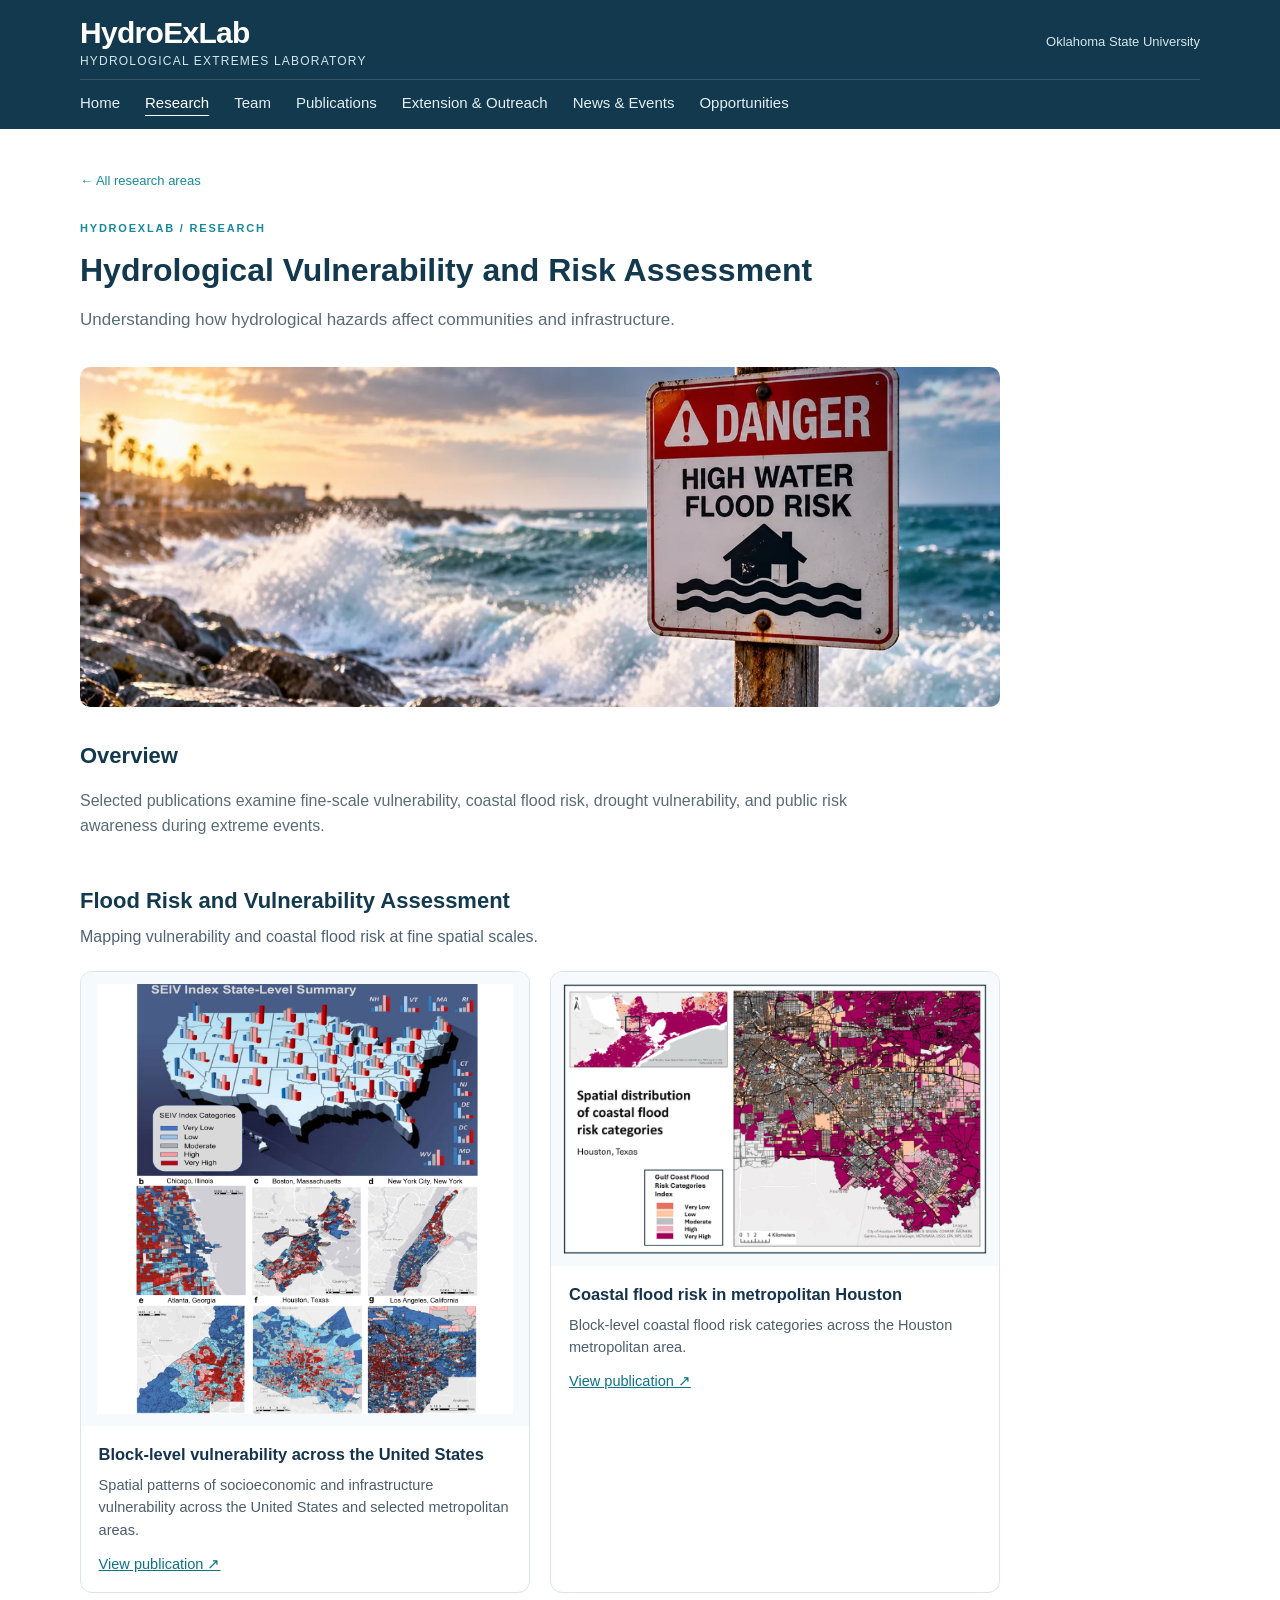
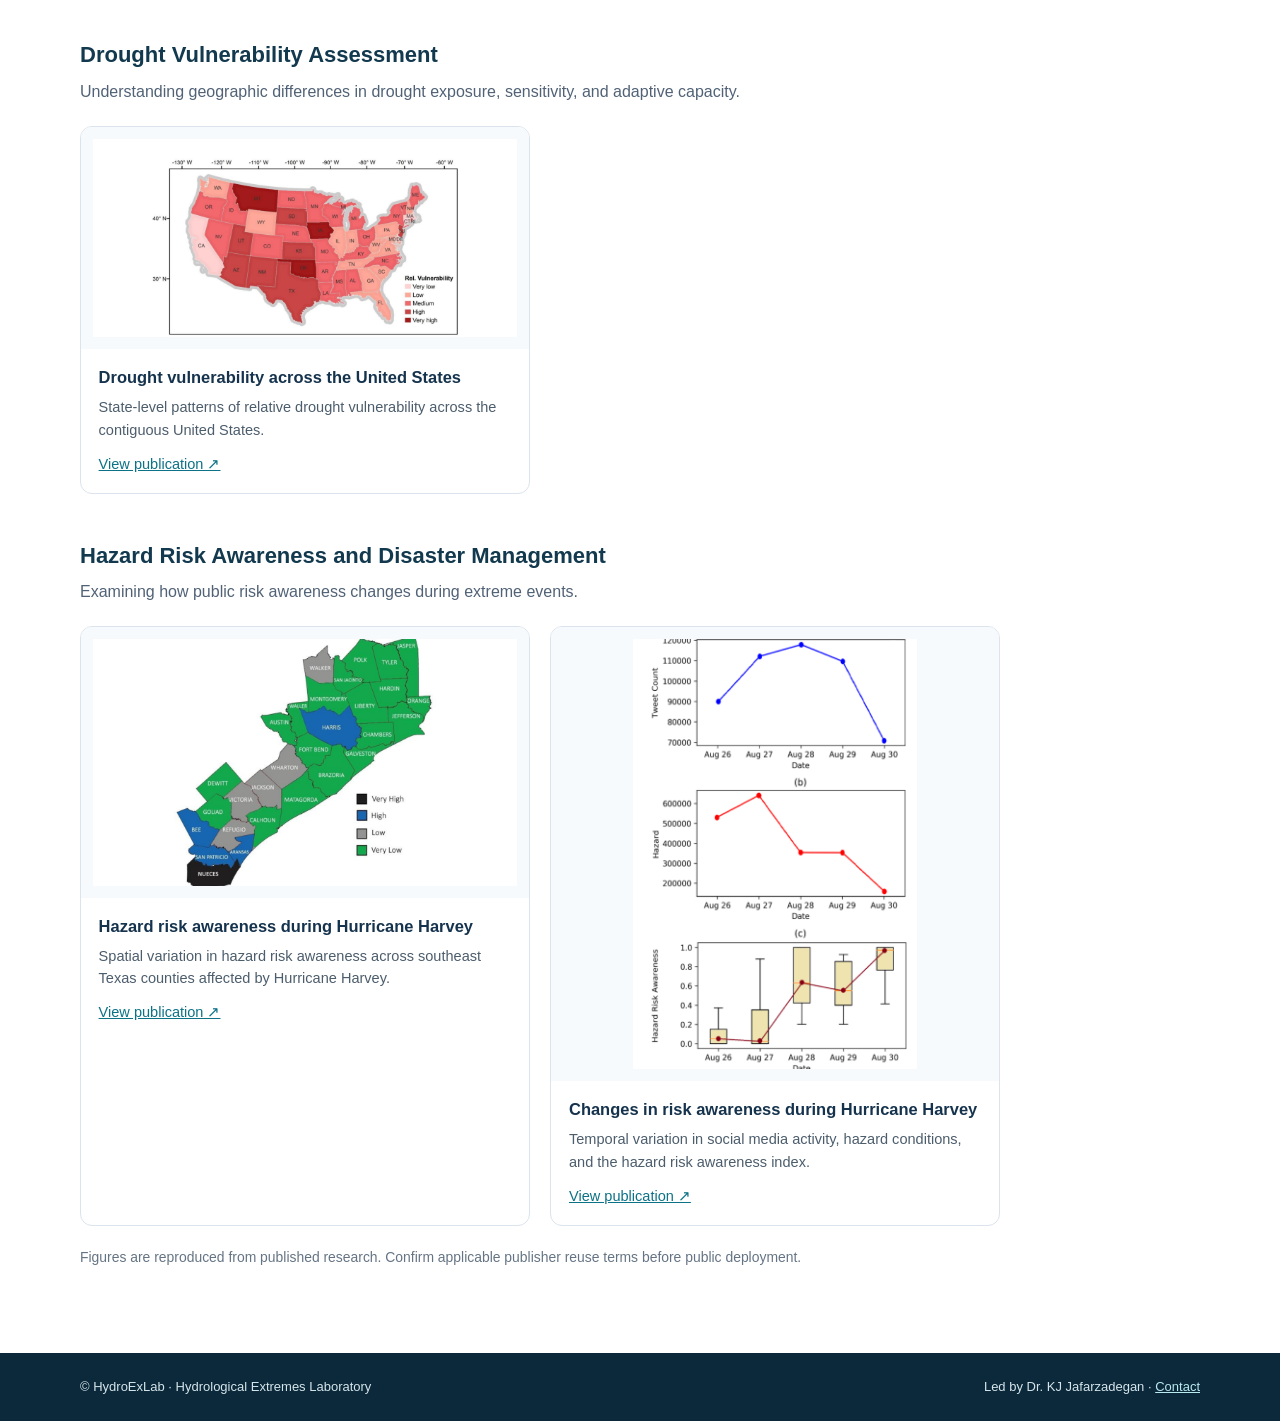
<file: research/hydrological-vulnerability-risk.html>
<!DOCTYPE html>
<!DOCTYPE html>

<html lang="en"><head><meta charset="utf-8"/><meta content="width=device-width, initial-scale=1" name="viewport"/><meta content="HydroExLab — Hydrological Extremes Laboratory: research on floods, droughts, water resources, and resilience." name="description"/><title>Hydrological Vulnerability and Risk Assessment | HydroExLab</title><link href="../assets/style.css" rel="stylesheet"/></head><body><header class="header"><div class="container"><div class="head-top"><a class="brand" href="../index.html">HydroExLab<small>Hydrological Extremes Laboratory</small></a><span class="affiliation">Oklahoma State University</span><button aria-controls="main-nav" aria-expanded="false" class="menu-button">Menu ☰</button></div><nav aria-label="Main navigation" class="nav" id="main-nav"><a class="" href="../index.html">Home</a><a aria-current="page" class="active" href="../research.html">Research</a><a class="" href="../team.html">Team</a><a class="" href="../publications.html">Publications</a><a class="" href="../extension-outreach.html">Extension &amp; Outreach</a><a class="" href="../news-events.html">News &amp; Events</a><a class="" href="../opportunities.html">Opportunities</a></nav></div></header><main class="container page research-page"><div class="detail-page"><a class="back-link" href="../research.html">← All research areas</a><span class="eyebrow">HYDROEXLAB / RESEARCH</span><h1>Hydrological Vulnerability and Risk Assessment</h1><p class="detail-lead">Understanding how hydrological hazards affect communities and infrastructure.</p><img alt="Thematic illustration for Hydrological Vulnerability and Risk Assessment" class="detail-image" src="../assets/research/hydrological-vulnerability-risk.webp"/><h2>Overview</h2><p class="detail-overview">Selected publications examine fine-scale vulnerability, coastal flood risk, drought vulnerability, and public risk awareness during extreme events.</p><section class="published-section"><h2>Flood Risk and Vulnerability Assessment</h2><p class="section-intro">Mapping vulnerability and coastal flood risk at fine spatial scales.</p><div class="paper-figure-grid"><article class="paper-figure"><a class="figure-image-link" href="../assets/figures/vulnerability-risk/block-vulnerability-fig1.png" rel="noopener" target="_blank" title="Open full-size figure"><img alt="Block-level vulnerability across the United States" loading="lazy" src="../assets/figures/vulnerability-risk/block-vulnerability-fig1.png"/></a><div class="figure-copy"><h3>Block-level vulnerability across the United States</h3><p>Spatial patterns of socioeconomic and infrastructure vulnerability across the United States and selected metropolitan areas.</p><a href="https://doi.org/10.1038/s41467-023-39853-z" rel="noopener" target="_blank">View publication ↗</a></div></article><article class="paper-figure"><a class="figure-image-link" href="../assets/figures/vulnerability-risk/coastal-risk-fig7.png" rel="noopener" target="_blank" title="Open full-size figure"><img alt="Coastal flood risk in metropolitan Houston" loading="lazy" src="../assets/figures/vulnerability-risk/coastal-risk-fig7.png"/></a><div class="figure-copy"><h3>Coastal flood risk in metropolitan Houston</h3><p>Block-level coastal flood risk categories across the Houston metropolitan area.</p><a href="https://doi.org/10.1016/j.ijdrr.2025.105478" rel="noopener" target="_blank">View publication ↗</a></div></article></div></section><section class="published-section"><h2>Drought Vulnerability Assessment</h2><p class="section-intro">Understanding geographic differences in drought exposure, sensitivity, and adaptive capacity.</p><div class="paper-figure-grid"><article class="paper-figure"><a class="figure-image-link" href="../assets/figures/vulnerability-risk/drought-fig4.png" rel="noopener" target="_blank" title="Open full-size figure"><img alt="Drought vulnerability across the United States" loading="lazy" src="../assets/figures/vulnerability-risk/drought-fig4.png"/></a><div class="figure-copy"><h3>Drought vulnerability across the United States</h3><p>State-level patterns of relative drought vulnerability across the contiguous United States.</p><a href="https://doi.org/10.3390/w12072033" rel="noopener" target="_blank">View publication ↗</a></div></article></div></section><section class="published-section"><h2>Hazard Risk Awareness and Disaster Management</h2><p class="section-intro">Examining how public risk awareness changes during extreme events.</p><div class="paper-figure-grid"><article class="paper-figure"><a class="figure-image-link" href="../assets/figures/vulnerability-risk/risk-awareness-fig4.png" rel="noopener" target="_blank" title="Open full-size figure"><img alt="Hazard risk awareness during Hurricane Harvey" loading="lazy" src="../assets/figures/vulnerability-risk/risk-awareness-fig4.png"/></a><div class="figure-copy"><h3>Hazard risk awareness during Hurricane Harvey</h3><p>Spatial variation in hazard risk awareness across southeast Texas counties affected by Hurricane Harvey.</p><a href="https://doi.org/10.1016/j.scs.2021.103577" rel="noopener" target="_blank">View publication ↗</a></div></article><article class="paper-figure"><a class="figure-image-link" href="../assets/figures/vulnerability-risk/risk-awareness-fig5.png" rel="noopener" target="_blank" title="Open full-size figure"><img alt="Changes in risk awareness during Hurricane Harvey" loading="lazy" src="../assets/figures/vulnerability-risk/risk-awareness-fig5.png"/></a><div class="figure-copy"><h3>Changes in risk awareness during Hurricane Harvey</h3><p>Temporal variation in social media activity, hazard conditions, and the hazard risk awareness index.</p><a href="https://doi.org/10.1016/j.scs.2021.103577" rel="noopener" target="_blank">View publication ↗</a></div></article></div></section><p class="figure-disclaimer">Figures are reproduced from published research. Confirm applicable publisher reuse terms before public deployment.</p></div></main><footer class="footer"><div class="container footer-inner"><span>© HydroExLab · Hydrological Extremes Laboratory</span><span>Led by Dr. KJ Jafarzadegan · <a href="../index.html#contact">Contact</a></span></div></footer><script src="../assets/site.js"></script></body></html>
</file>
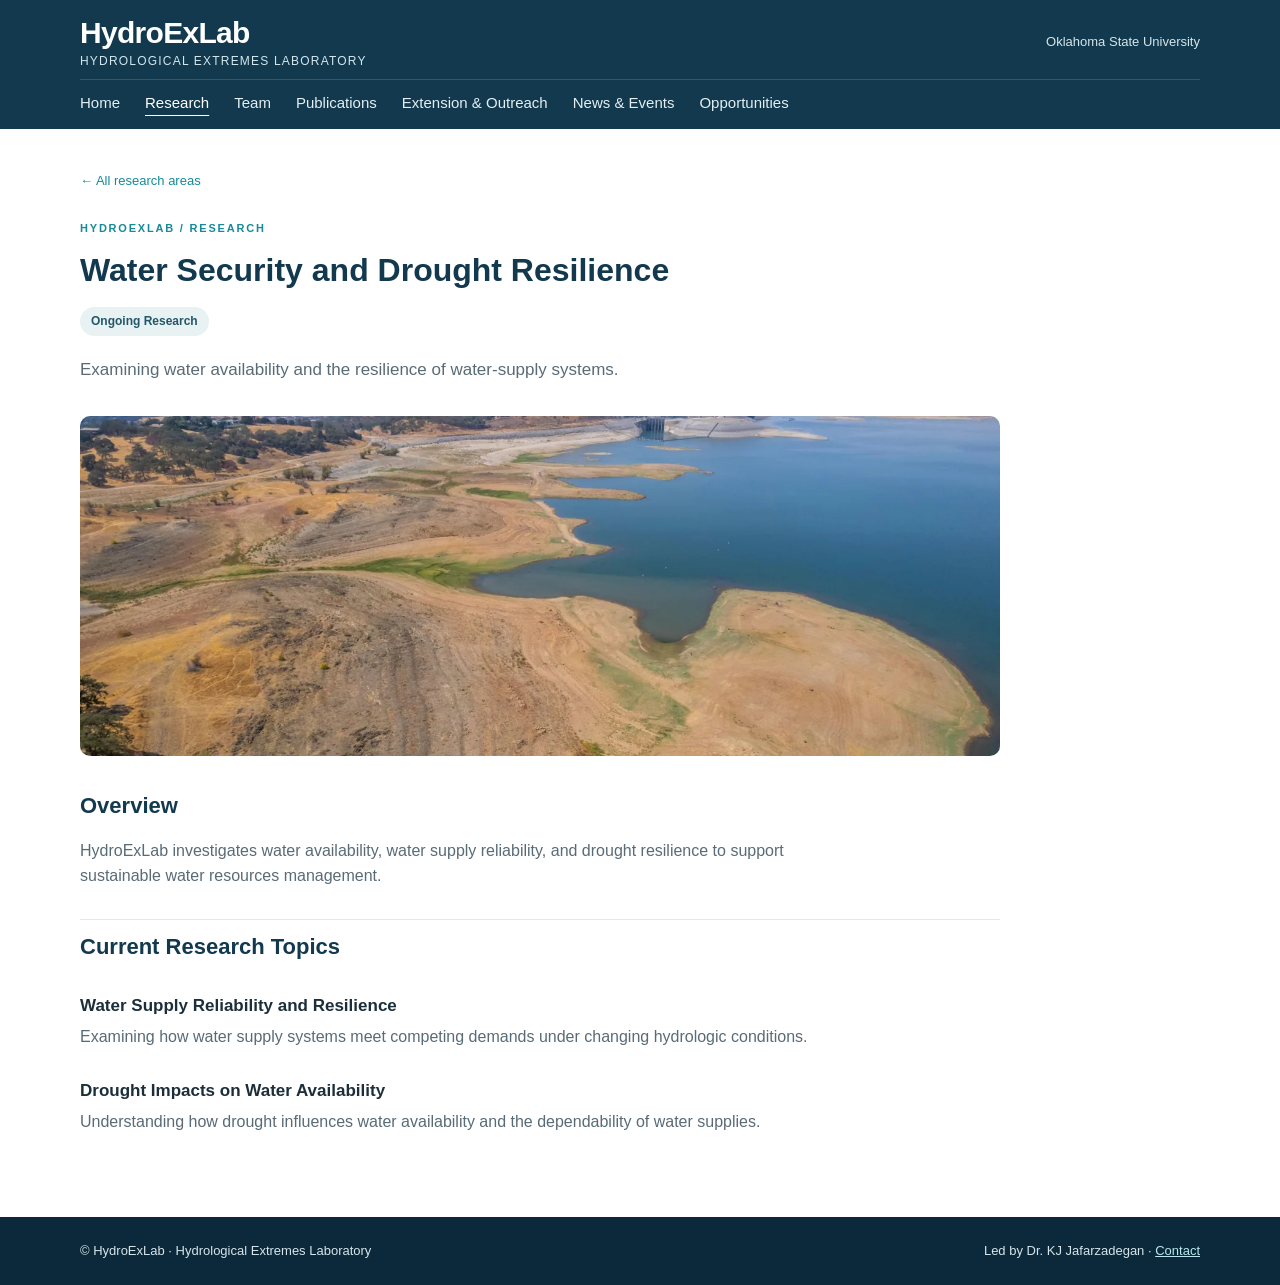
<file: research/water-security-drought-resilience.html>
<!DOCTYPE html>

<html lang="en"><head><meta charset="utf-8"/><meta content="width=device-width, initial-scale=1" name="viewport"/><meta content="HydroExLab — Hydrological Extremes Laboratory: research on floods, droughts, water resources, and resilience." name="description"/><title>Water Security and Drought Resilience | HydroExLab</title><link href="../assets/style.css" rel="stylesheet"/></head><body><header class="header"><div class="container"><div class="head-top"><a class="brand" href="../index.html">HydroExLab<small>Hydrological Extremes Laboratory</small></a><span class="affiliation">Oklahoma State University</span><button aria-controls="main-nav" aria-expanded="false" class="menu-button">Menu ☰</button></div><nav aria-label="Main navigation" class="nav" id="main-nav"><a class="" href="../index.html">Home</a><a aria-current="page" class="active" href="../research.html">Research</a><a class="" href="../team.html">Team</a><a class="" href="../publications.html">Publications</a><a class="" href="../extension-outreach.html">Extension &amp; Outreach</a><a class="" href="../news-events.html">News &amp; Events</a><a class="" href="../opportunities.html">Opportunities</a></nav></div></header><main class="container page research-page"><div class="detail-page"><a class="back-link" href="../research.html">← All research areas</a><span class="eyebrow">HYDROEXLAB / RESEARCH</span><h1>Water Security and Drought Resilience</h1><p class="emerging-status">Ongoing Research</p><p class="detail-lead">Examining water availability and the resilience of water-supply systems.</p><img alt="Thematic illustration for Water Security and Drought Resilience" class="detail-image" src="../assets/research/water-security-drought-resilience.webp"/><h2>Overview</h2><p class="detail-overview">HydroExLab investigates water availability, water supply reliability, and drought resilience to support sustainable water resources management.</p><section class="emerging-topics"><h2>Current Research Topics</h2><div class="emerging-topic"><h3>Water Supply Reliability and Resilience</h3><p>Examining how water supply systems meet competing demands under changing hydrologic conditions.</p></div><div class="emerging-topic"><h3>Drought Impacts on Water Availability</h3><p>Understanding how drought influences water availability and the dependability of water supplies.</p></div></section></div></main><footer class="footer"><div class="container footer-inner"><span>© HydroExLab · Hydrological Extremes Laboratory</span><span>Led by Dr. KJ Jafarzadegan · <a href="../index.html#contact">Contact</a></span></div></footer><script src="../assets/site.js"></script></body></html>
</file>
<file: assets/style.css>
:root{--navy:#12394e;--deep:#0b293a;--teal:#168a99;--ink:#1b2e3a;--muted:#596b76;--line:#e1e9ed;--bg:#f7fafb}*{box-sizing:border-box}body{margin:0;font-family:Arial,Helvetica,sans-serif;color:var(--ink);line-height:1.55}a{color:var(--teal)}.container{width:min(1120px,92%);margin:auto}.header{background:var(--navy);color:#fff}.head-top{display:flex;justify-content:space-between;align-items:center;padding:18px 0 12px;gap:20px}.brand{color:white;text-decoration:none;font-size:30px;font-weight:750;letter-spacing:-.7px;line-height:1}.brand small{display:block;font-size:12px;letter-spacing:1.2px;text-transform:uppercase;font-weight:400;color:#d3e7ec;margin-top:7px}.affiliation{font-size:13px;color:#d5e6eb}.nav{display:flex;gap:25px;flex-wrap:wrap;padding:11px 0 15px;border-top:1px solid #ffffff25}.nav a{color:#e3eff2;text-decoration:none;font-size:13px;white-space:nowrap}.nav a:hover,.nav a.active{color:#fff;text-decoration:underline;text-underline-offset:7px}.menu-button{display:none}.hero{height:600px;position:relative;overflow:hidden;background:#557e8b}.hero img{width:100%;height:100%;object-fit:cover;object-position:center center;display:block}.hero:after{content:'';position:absolute;inset:0;background:linear-gradient(90deg,#05253633,transparent 65%)}.intro{padding:25px 0 22px;border-bottom:1px solid var(--line)}h1{font-size:27px;line-height:1.25;margin:0 0 9px;color:var(--navy)}.intro p{max-width:950px;margin:0;color:var(--muted);font-size:15px}.home-grid{display:grid;grid-template-columns:1fr 1fr;gap:38px;padding:25px 0 34px}h2{font-size:20px;color:var(--navy);margin:0 0 13px}.mini-list{list-style:none;padding:0;margin:0}.mini-list li{padding:10px 0;border-bottom:1px solid var(--line);font-size:14px}.mini-list li:first-child{padding-top:0}.more{display:inline-block;margin-top:13px;font-size:13px;font-weight:bold;text-decoration:none}.page{padding:42px 0 70px;min-height:62vh}.page h1{font-size:32px}.lead{max-width:800px;color:var(--muted);font-size:17px;margin:12px 0 28px}.cards{display:grid;grid-template-columns:repeat(3,1fr);gap:18px}.card{border:1px solid var(--line);border-radius:9px;padding:22px;background:#fff}.card h3{color:var(--navy);font-size:17px;margin:0 0 8px}.card p{font-size:14px;color:var(--muted);margin:0}.note{padding:14px 18px;border-left:3px solid var(--teal);background:var(--bg);color:var(--muted);margin-top:28px;font-size:14px}.footer{background:var(--deep);color:#d6e5eb;padding:24px 0;font-size:13px}.footer-inner{display:flex;justify-content:space-between;gap:20px;flex-wrap:wrap}.footer a{color:#b9e8ef}@media(max-width:780px){.affiliation{display:none}.head-top{padding:18px 0}.menu-button{display:block;border:1px solid #ffffff65;background:transparent;color:white;border-radius:5px;padding:8px 12px;cursor:pointer}.nav{display:none;flex-direction:column;gap:0;padding:5px 0 15px}.nav.open{display:flex}.nav a{padding:9px 0}.hero{height:230px}.home-grid,.cards{grid-template-columns:1fr}.home-grid{gap:28px}.brand{font-size:26px}}

/* Research page */
.research-heading{max-width:900px;margin-bottom:30px}.eyebrow{font-size:11px;letter-spacing:1.8px;font-weight:700;color:var(--teal)}.research-heading h1{margin-top:10px;font-size:35px}.research-heading .lead{margin-bottom:0}.research-grid{display:grid;grid-template-columns:repeat(3,minmax(0,1fr));gap:20px}.research-card{border:1px solid var(--line);border-radius:10px;overflow:hidden;background:white;box-shadow:0 3px 12px #163d500a}.research-card img{display:block;width:100%;height:132px;object-fit:cover}.research-card-body{padding:19px 20px 23px}.research-index{font-size:10px;letter-spacing:1.2px;color:var(--teal);font-weight:700}.research-card h3{font-size:18px;line-height:1.28;color:var(--navy);margin:9px 0 10px}.research-card p{font-size:13.5px;line-height:1.55;color:var(--muted);margin:0}.research-bottom{display:grid;grid-template-columns:1fr 1fr;gap:45px;border-top:1px solid var(--line);margin-top:40px;padding-top:30px}.research-bottom h2{margin:8px 0}.research-bottom p{font-size:14px;color:var(--muted)}.research-disclaimer{margin-top:34px;font-size:12px;color:var(--muted)}@media(max-width:850px){.research-grid{grid-template-columns:repeat(2,minmax(0,1fr))}}@media(max-width:570px){.research-grid,.research-bottom{grid-template-columns:1fr}.research-heading h1{font-size:29px}}

/* Clickable research cards and topic pages */
.research-card-link{display:block;color:inherit;text-decoration:none;transition:transform .2s,box-shadow .2s}.research-card-link:hover{transform:translateY(-4px);box-shadow:0 12px 26px #12394e24}.research-card-link:focus-visible{outline:3px solid var(--teal);outline-offset:3px}.research-card-link img{height:185px;object-fit:cover}.card-cta{display:inline-block;color:var(--teal);font-size:12px;font-weight:bold;margin-top:15px}.detail-page{max-width:920px}.back-link{display:block;margin-bottom:24px;font-size:13px;text-decoration:none}.detail-page h1{margin-top:10px}.detail-lead{color:var(--muted);font-size:17px;max-width:760px}.detail-image{width:100%;height:340px;object-fit:cover;border-radius:10px;margin:16px 0 25px}.detail-overview{font-size:16px;max-width:780px;color:var(--muted)}.detail-note{font-size:13px;color:var(--muted);border-top:1px solid var(--line);padding-top:18px;margin-top:32px}@media(max-width:570px){.research-card-link img{height:190px}.detail-image{height:220px}}

/* Published research figures */
.published-section{margin-top:2.8rem}.published-section h2{margin-bottom:.45rem}.section-intro{color:#516276;max-width:800px;margin:0 0 1.35rem}.paper-figure-grid{display:grid;grid-template-columns:repeat(2,minmax(0,1fr));gap:1.3rem}.paper-figure{border:1px solid #dbe4ec;border-radius:12px;overflow:hidden;background:#fff;min-width:0}.figure-image-link{display:flex;align-items:center;justify-content:center;background:#f7fafc;padding:12px;min-height:185px}.figure-image-link img{display:block;max-width:100%;height:auto;max-height:430px;object-fit:contain}.figure-copy{padding:1rem 1.1rem}.figure-copy h3{font-size:1.03rem;margin:0 0 .35rem;color:#15334d}.figure-copy p{font-size:.91rem;line-height:1.55;margin:0 0 .65rem;color:#4c5d6c}.figure-copy a{font-size:.91rem;color:#0c7286}.pending-note,.figure-disclaimer{color:#657484;font-size:.87rem;line-height:1.6;margin-top:1.3rem}@media(max-width:700px){.paper-figure-grid{grid-template-columns:1fr}.paper-figure.wide{grid-column:auto}}

/* Compact layouts for developing research areas */
.emerging-status{display:inline-block;margin:8px 0 4px;padding:5px 11px;border-radius:999px;background:#e9f2f3;color:#23576a;font-size:12px;font-weight:650}.emerging-topics{margin-top:30px;border-top:1px solid var(--line);padding-top:10px}.emerging-topic{padding:8px 0 12px}.emerging-topic h3{margin:8px 0 5px;font-size:17px}.emerging-topic p{margin:0;color:var(--muted);line-height:1.6}

/* Team page */
.team-section-title{font-size:21px;margin:0 0 18px;padding-bottom:11px;border-bottom:1px solid var(--line)}.pi-profile{display:grid;grid-template-columns:minmax(300px, 420px) minmax(0,1fr);gap:32px;align-items:start;margin-bottom:48px}.pi-photo{width:100%;height:auto;aspect-ratio:2048 / 1365;object-fit:contain;display:block;border-radius:10px}.pi-profile h3,.member-info h3{color:var(--navy);font-size:21px;margin:0 0 5px}.team-role{color:var(--teal)!important;font-weight:700;font-size:13px!important;margin:0 0 15px!important}.pi-profile p,.member-info p{font-size:14.5px;color:var(--muted);line-height:1.7}.team-grid{display:grid;grid-template-columns:repeat(3,minmax(0,1fr));gap:23px}.member-card{border:1px solid var(--line);border-radius:10px;overflow:hidden;background:#fff}.member-photo{width:100%;height:265px;object-fit:cover;object-position:center 25%;display:block}.member-info{padding:20px}.member-info h3{font-size:19px}.member-info p:last-child{margin-bottom:0}.photo-pending{display:flex;align-items:center;justify-content:center;background:#eaf0f3;color:#647783;font-size:14px}.photo-pending span{border:1px dashed #9db0b9;border-radius:8px;padding:16px}@media(max-width:850px){.team-grid{grid-template-columns:repeat(2,minmax(0,1fr))}}@media(max-width:620px){.pi-profile{grid-template-columns:1fr;gap:18px}.pi-photo{max-width:420px}.team-grid{grid-template-columns:1fr}.member-photo{height:320px}}

/* PI research interests and education */
.pi-details{display:grid;grid-template-columns:1fr 1fr;gap:32px;margin:-18px 0 52px}.pi-details h3{font-size:20px;color:var(--navy);margin:0 0 14px}.pi-details ul{padding-left:22px;margin:0;color:var(--muted);font-size:14.5px;line-height:1.8}.pi-details p{font-size:14.5px;line-height:1.65;color:var(--muted);margin:0 0 16px}.pi-details strong{color:var(--navy)}@media(max-width:620px){.pi-details{grid-template-columns:1fr;gap:24px;margin:0 0 42px}}

/* Publications */
.publications-page{max-width:1040px}.pub-profile a{display:inline-block;font-weight:700;font-size:14px;text-decoration:none}.pub-jump{display:flex;gap:12px;align-items:center;flex-wrap:wrap;border-top:1px solid var(--line);border-bottom:1px solid var(--line);padding:15px 0;margin-bottom:35px;font-size:13px}.pub-jump span{color:var(--muted);font-weight:700}.pub-jump a{text-decoration:none}.pub-year{margin-bottom:36px;scroll-margin-top:22px}.pub-year h2{font-size:23px;border-bottom:2px solid var(--line);padding-bottom:11px}.pub-year h2 span{font-size:12px;font-weight:400;color:var(--muted);margin-left:10px}.pub-list{list-style:none;padding:0;margin:0}.pub-item{padding:16px 0 17px;border-bottom:1px solid var(--line)}.pub-title{font-size:16px;line-height:1.4;color:var(--navy);font-weight:700;text-decoration:none}.pub-title:hover{color:var(--teal);text-decoration:underline}.pub-authors{font-size:13.5px;color:var(--ink);margin-top:6px}.pub-authors strong{color:var(--navy)}.pub-venue{font-size:13px;color:var(--muted);margin-top:4px}.pub-source-note{font-size:12px;color:var(--muted);padding-top:18px;border-top:1px solid var(--line)}

.nav a{font-size:15px}

h1{font-size:29px}
h2{font-size:22px}

.intro p{font-size:17px;line-height:1.7}
.mini-list li{font-size:16px;line-height:1.6}
.more{font-size:14px}

.card p{font-size:16px;line-height:1.65}
.note{font-size:15px}

.research-card p{font-size:15px;line-height:1.65}
.research-bottom p{font-size:16px}

.pi-profile p,.member-info p{font-size:16px;line-height:1.7}
.pi-details p,.pi-details ul{font-size:16px}

.pub-authors{font-size:14.5px}
.pub-venue{font-size:14px}
</file>
